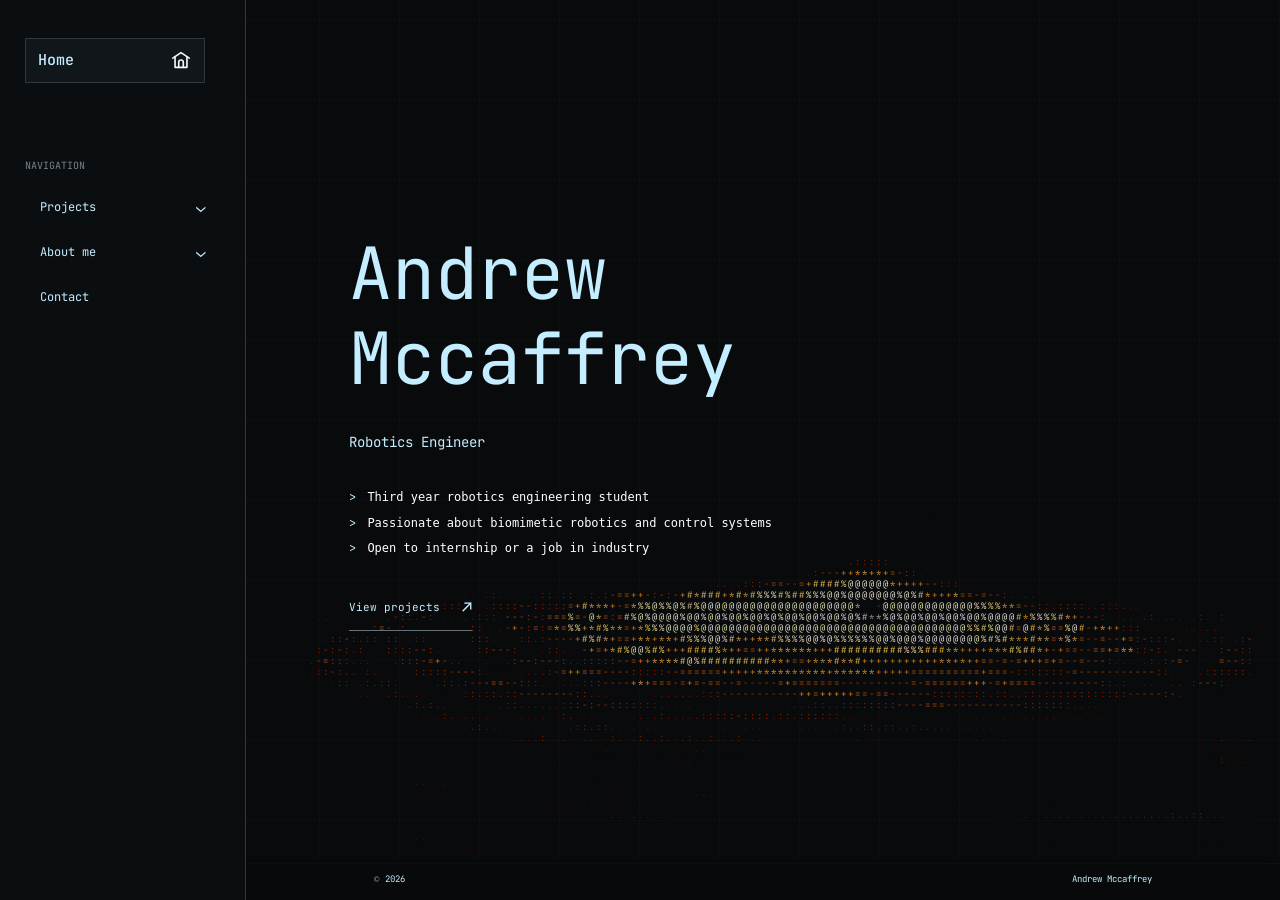
<file: index.html>
<!doctype html>
<html lang="en">
<head>
  <meta charset="utf-8">
  <meta name="viewport" content="width=device-width, initial-scale=1">
  <meta name="theme-color" content="#080a0c">
  <meta name="description" content="Insert info here.">
  <title>Home | Andrew Mccaffrey</title>
  <link rel="icon" type="image/svg+xml" href="assets/projects-icon.svg">
  <link rel="preconnect" href="https://fonts.googleapis.com">
  <link rel="preconnect" href="https://fonts.gstatic.com" crossorigin>
  <link href="https://fonts.googleapis.com/css2?family=JetBrains+Mono:wght@400;500;600&display=swap" rel="stylesheet">
  <link rel="stylesheet" href="styles.css">
  <script src="script.js" defer></script>
</head>
<body class="home-page" data-ascii-gif="assets/black-hole.gif" data-ascii-gif-mobile="assets/black-hole-mobile.gif">
  <canvas class="ascii-background" aria-hidden="true"></canvas>
  <a class="skip-link" href="#main">Skip to content</a>
  <aside class="site-sidebar">
    <a class="wordmark" href="index.html" aria-current="page">Home</a>
    <p class="sidebar-label">Navigation</p>
    <nav class="site-nav" aria-label="Main navigation">
      <div class="nav-disclosure nav-projects">
        <div class="nav-projects-row">
          <a class="nav-link" href="projects.html">Projects</a>
          <button class="submenu-toggle" type="button" aria-expanded="false" aria-controls="project-submenu" data-menu-name="project links" aria-label="Show project links"><span aria-hidden="true">⌄</span></button>
        </div>
        <div class="project-submenu" id="project-submenu" hidden>
          <a href="projects.html#project-1">Project 1</a>
          <a href="projects.html#project-2">QDD Robotic Actuator</a>
          <a href="projects.html#project-3">Biomimetic Robotic Dog</a>
          <a href="projects.html#project-4">Inverse Kinematics Solver</a>
          <a href="projects.html#project-5">Miniature Quadruped</a>
        </div>
      </div>
      <div class="nav-disclosure nav-about">
        <div class="nav-projects-row">
          <a class="nav-link" href="about.html">About me</a>
          <button class="submenu-toggle" type="button" aria-expanded="false" aria-controls="about-submenu" data-menu-name="About me sections" aria-label="Show About me sections"><span aria-hidden="true">⌄</span></button>
        </div>
        <div class="project-submenu about-submenu" id="about-submenu" hidden>
          <a href="about.html#experience">Experience</a>
          <a href="about.html#education">Education</a>
          <a href="about.html#certifications">Certifications</a>
          <a href="about.html#interests">Interests</a>
        </div>
      </div>
      <a class="nav-link" href="contact.html">Contact</a>
    </nav>
  </aside>

  <main class="site-main" id="main">
    <section class="home-section" aria-labelledby="home-title">
      <div class="home-content">
        <h1 id="home-title">Andrew<br>Mccaffrey</h1>
        <p class="home-subtitle">Robotics Engineer</p>
        <ul class="home-bio">
          <li>Third year robotics engineering student</li>
          <li>Passionate about biomimetic robotics and control systems</li>
          <li>Open to internship or a job in industry</li>
        </ul>
        <a class="section-link" href="projects.html">View projects <span aria-hidden="true">↗</span></a>
      </div>
    </section>
    <footer class="site-footer"><span>© <span id="year">2026</span></span><span>Andrew Mccaffrey</span></footer>
  </main>
</body>
</html>
</file>
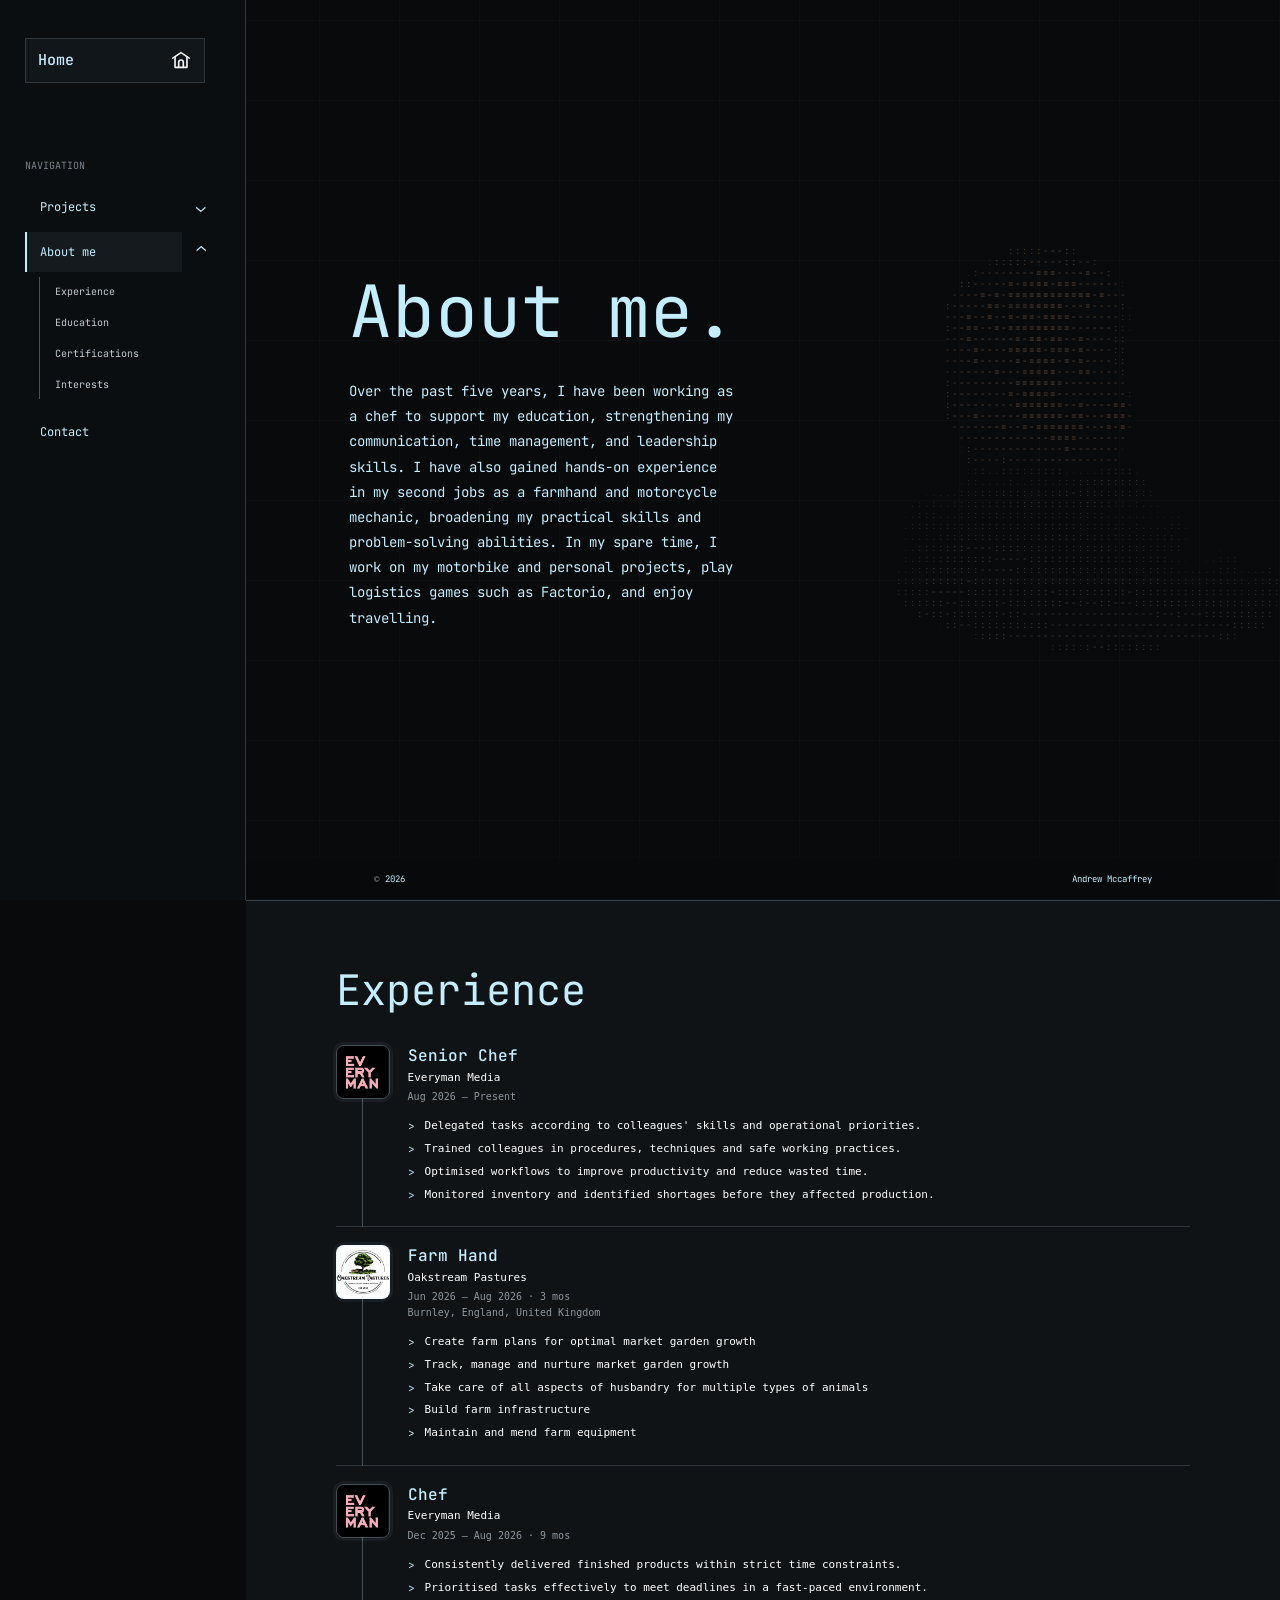
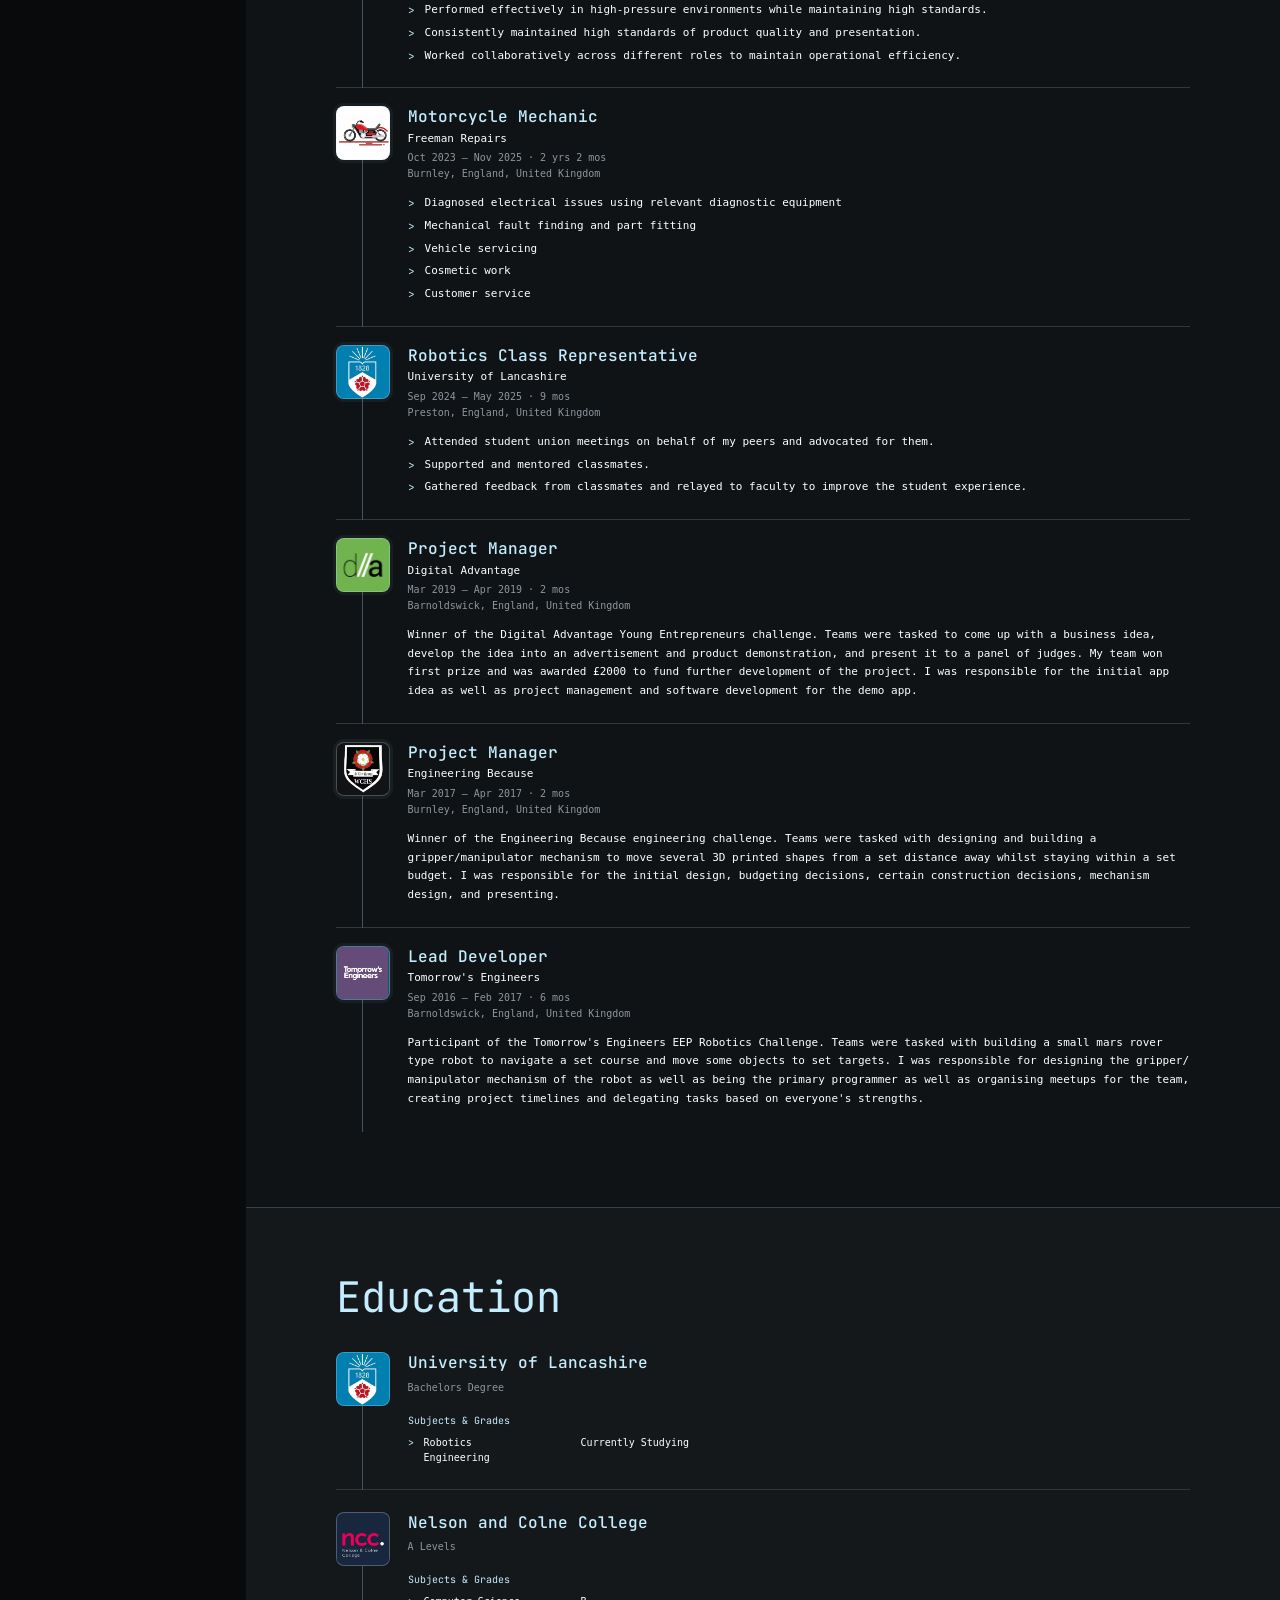
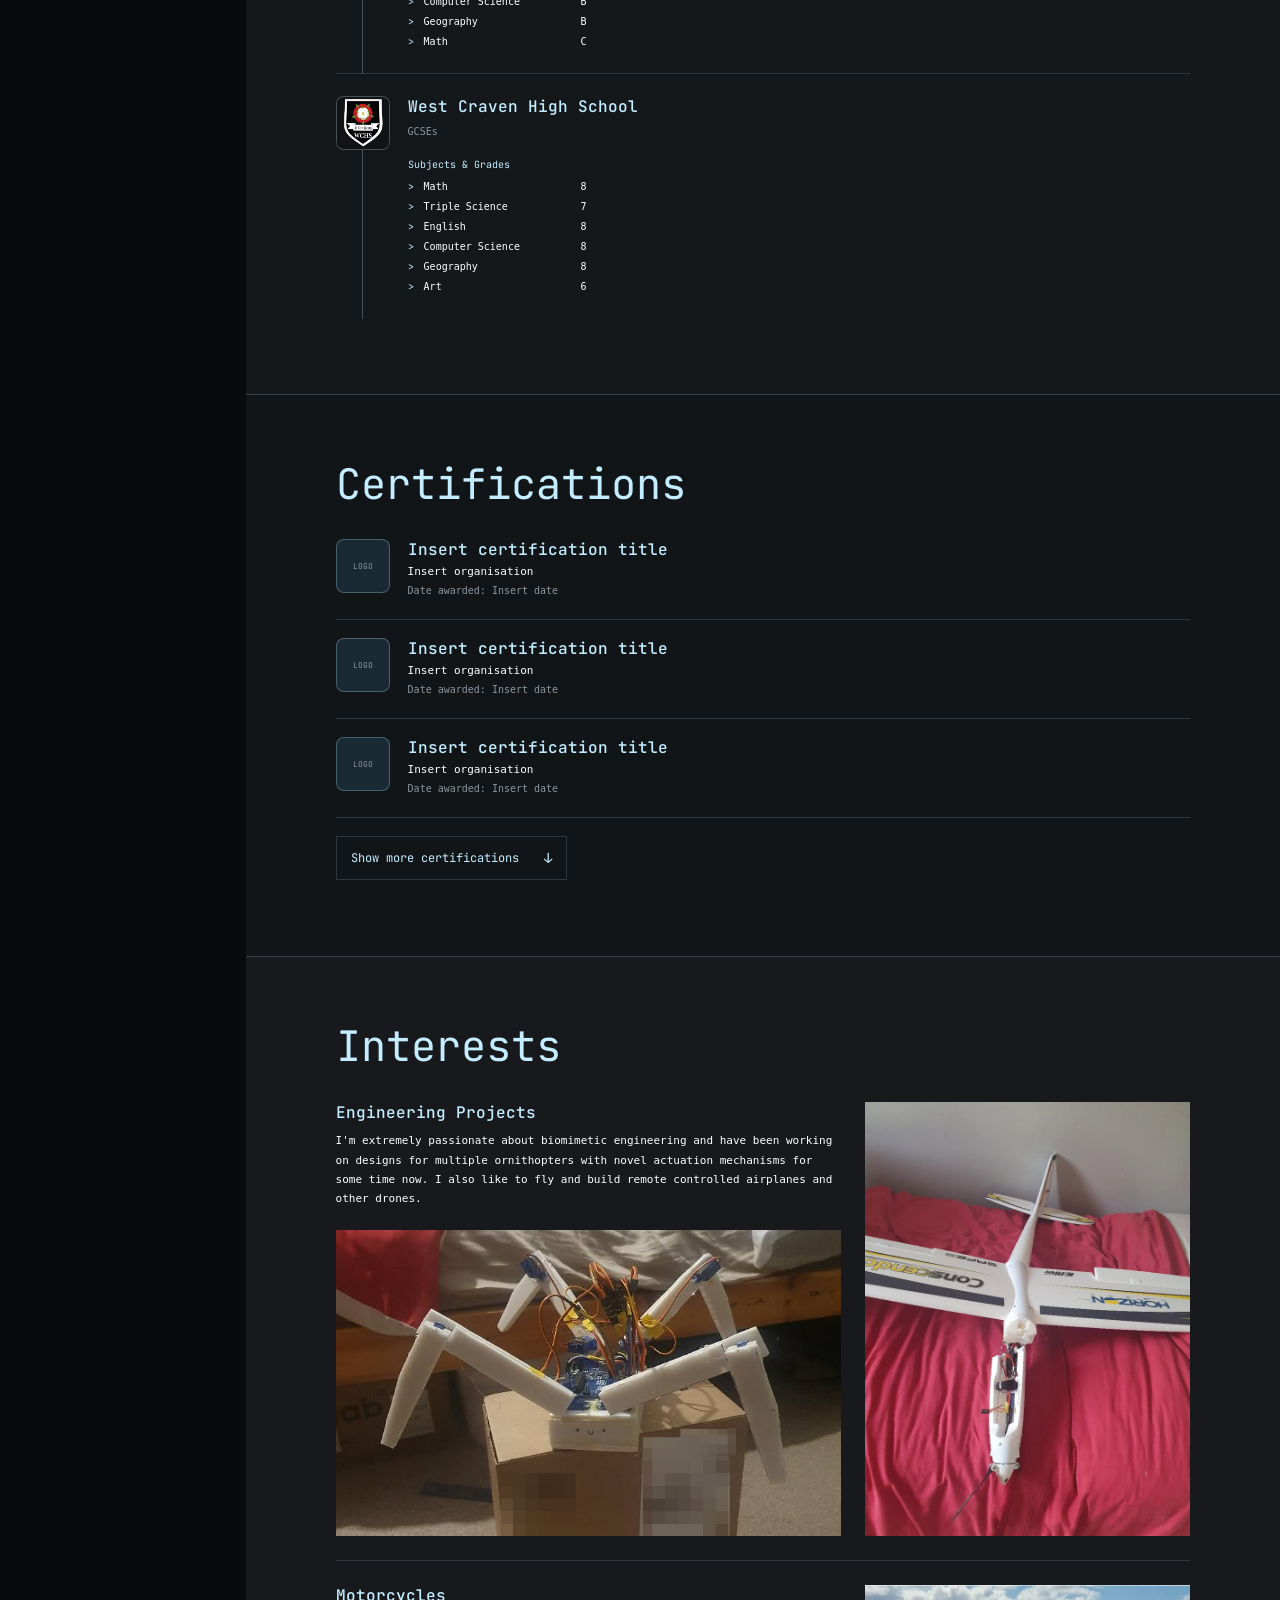
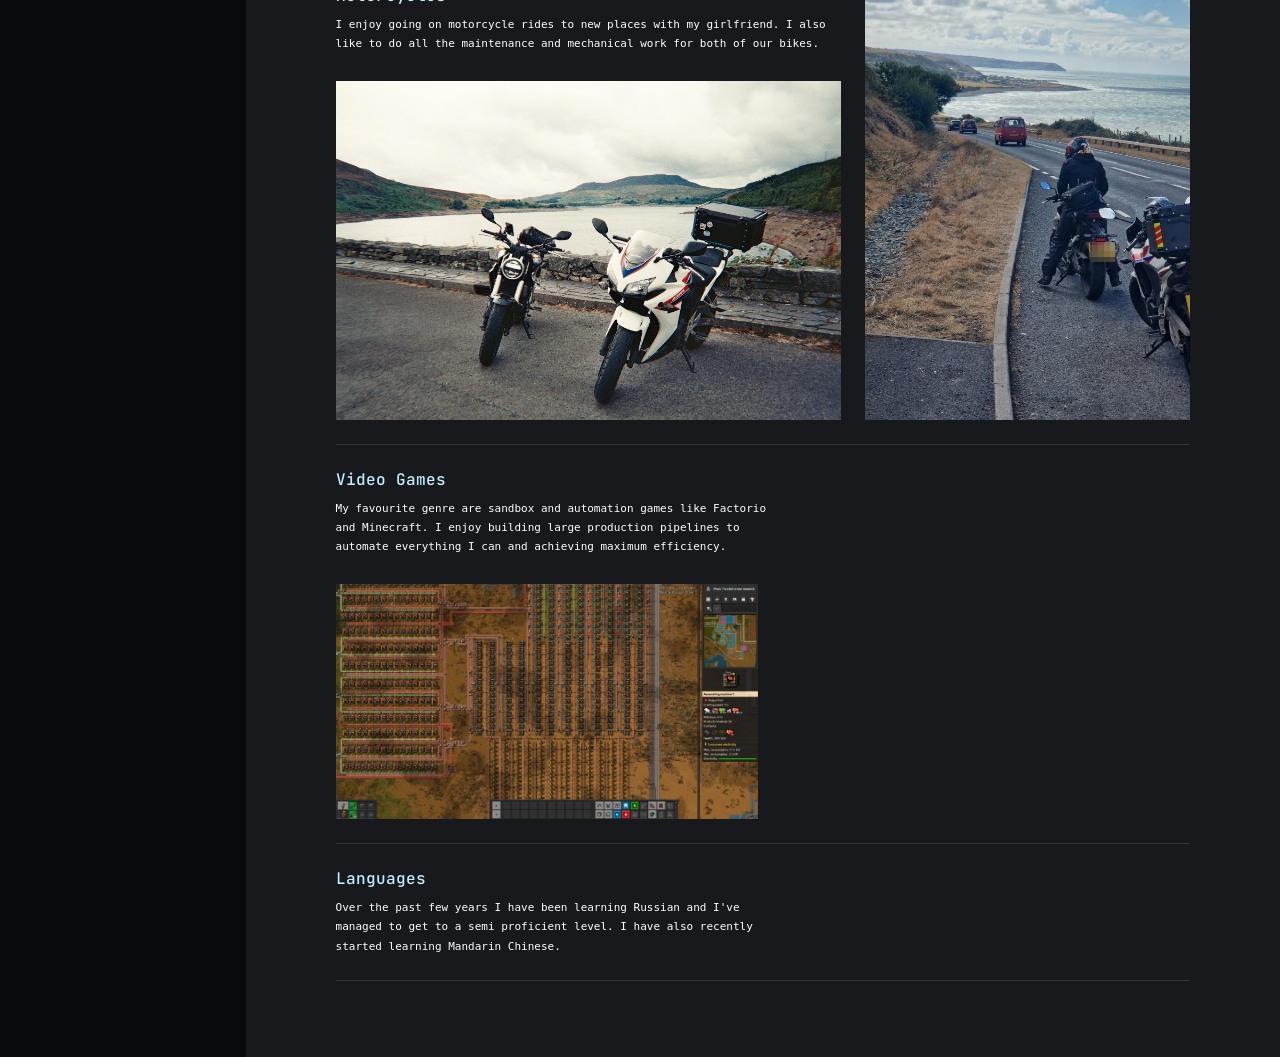
<file: about.html>
<!doctype html>
<html lang="en">
<head>
  <meta charset="utf-8">
  <meta name="viewport" content="width=device-width, initial-scale=1">
  <meta name="theme-color" content="#080a0c">
  <meta name="description" content="Insert info here.">
  <title>About me | Andrew Mccaffrey</title>
  <link rel="icon" type="image/svg+xml" href="assets/projects-icon.svg">
  <link rel="preconnect" href="https://fonts.googleapis.com">
  <link rel="preconnect" href="https://fonts.gstatic.com" crossorigin>
  <link href="https://fonts.googleapis.com/css2?family=JetBrains+Mono:wght@400;500;600&display=swap" rel="stylesheet">
  <link rel="stylesheet" href="styles.css">
  <script src="script.js" defer></script>
</head>
<body data-ascii-gif="assets/spinning portrait.gif" data-ascii-key-background="black" data-ascii-layout="portrait" data-ascii-saturation="1.45">
  <canvas class="ascii-background" aria-hidden="true"></canvas>
  <a class="skip-link" href="#main">Skip to content</a>
  <aside class="site-sidebar">
    <a class="wordmark" href="index.html">Home</a>
    <p class="sidebar-label">Navigation</p>
    <nav class="site-nav" aria-label="Main navigation">
      <div class="nav-disclosure nav-projects">
        <div class="nav-projects-row">
          <a class="nav-link" href="projects.html">Projects</a>
          <button class="submenu-toggle" type="button" aria-expanded="false" aria-controls="project-submenu" data-menu-name="project links" aria-label="Show project links"><span aria-hidden="true">⌄</span></button>
        </div>
        <div class="project-submenu" id="project-submenu" hidden>
          <a href="projects.html#project-1">Project 1</a>
          <a href="projects.html#project-2">QDD Robotic Actuator</a>
          <a href="projects.html#project-3">Biomimetic Robotic Dog</a>
          <a href="projects.html#project-4">Inverse Kinematics Solver</a>
          <a href="projects.html#project-5">Miniature Quadruped</a>
        </div>
      </div>
      <div class="nav-disclosure nav-about">
        <div class="nav-projects-row">
          <a class="nav-link" href="about.html" aria-current="page">About me</a>
          <button class="submenu-toggle" type="button" aria-expanded="false" aria-controls="about-submenu" data-menu-name="About me sections" aria-label="Show About me sections"><span aria-hidden="true">⌄</span></button>
        </div>
        <div class="project-submenu about-submenu" id="about-submenu" hidden>
          <a href="#experience">Experience</a>
          <a href="#education">Education</a>
          <a href="#certifications">Certifications</a>
          <a href="#interests">Interests</a>
        </div>
      </div>
      <a class="nav-link" href="contact.html">Contact</a>
    </nav>
  </aside>
  <main class="site-main" id="main">
    <section class="home-section about-hero" aria-labelledby="about-title">
      <div class="home-content">
        <h1 id="about-title">About me<span class="blue-period">.</span></h1>
        <p class="about-bio">Over the past five years, I have been working as a chef to support my education, strengthening my communication, time management, and leadership skills. I have also gained hands-on experience in my second jobs as a farmhand and motorcycle mechanic, broadening my practical skills and problem-solving abilities. In my spare time, I work on my motorbike and personal projects, play logistics games such as Factorio, and enjoy travelling.</p>
      </div>
    </section>
    <div class="project-stack about-stack" aria-label="About me sections">
      <section class="project-case about-case experience-case" id="experience" aria-labelledby="experience-title">
        <div class="project-case-inner">
          <header class="case-heading"><h2 id="experience-title">Experience</h2></header>
          <ol class="experience-list">
            <li class="experience-item">
              <div class="experience-logo"><img src="assets/everyman.png" alt="Everyman Media logo"></div>
              <div class="experience-entry"><h3>Senior Chef</h3><p class="experience-employer">Everyman Media</p><p class="experience-meta">Aug 2026 – Present</p><ul class="experience-responsibilities"><li>Delegated tasks according to colleagues' skills and operational priorities.</li><li>Trained colleagues in procedures, techniques and safe working practices.</li><li>Optimised workflows to improve productivity and reduce wasted time.</li><li>Monitored inventory and identified shortages before they affected production.</li></ul></div>
            </li>
            <li class="experience-item">
              <div class="experience-logo logo-farm"><img src="assets/farm-hand.png" alt="Oakstream Pastures logo"></div>
              <div class="experience-entry"><h3>Farm Hand</h3><p class="experience-employer">Oakstream Pastures</p><p class="experience-meta">Jun 2026 – Aug 2026 · 3 mos<br>Burnley, England, United Kingdom</p><ul class="experience-responsibilities"><li>Create farm plans for optimal market garden growth</li><li>Track, manage and nurture market garden growth</li><li>Take care of all aspects of husbandry for multiple types of animals</li><li>Build farm infrastructure</li><li>Maintain and mend farm equipment</li></ul></div>
            </li>
            <li class="experience-item">
              <div class="experience-logo"><img src="assets/everyman.png" alt="Everyman Media logo"></div>
              <div class="experience-entry"><h3>Chef</h3><p class="experience-employer">Everyman Media</p><p class="experience-meta">Dec 2025 – Aug 2026 · 9 mos</p><ul class="experience-responsibilities"><li>Consistently delivered finished products within strict time constraints.</li><li>Prioritised tasks effectively to meet deadlines in a fast-paced environment.</li><li>Performed effectively in high-pressure environments while maintaining high standards.</li><li>Consistently maintained high standards of product quality and presentation.</li><li>Worked collaboratively across different roles to maintain operational efficiency.</li></ul></div>
            </li>
            <li class="experience-item">
              <div class="experience-logo logo-motorcycle"><img src="assets/motorcycle-mechanic.png" alt="Freeman Repairs logo"></div>
              <div class="experience-entry"><h3>Motorcycle Mechanic</h3><p class="experience-employer">Freeman Repairs</p><p class="experience-meta">Oct 2023 – Nov 2025 · 2 yrs 2 mos<br>Burnley, England, United Kingdom</p><ul class="experience-responsibilities"><li>Diagnosed electrical issues using relevant diagnostic equipment</li><li>Mechanical fault finding and part fitting</li><li>Vehicle servicing</li><li>Cosmetic work</li><li>Customer service</li></ul></div>
            </li>
            <li class="experience-item">
              <div class="experience-logo logo-university"><img src="assets/robotics-class-rep.png" alt="University of Lancashire logo"></div>
              <div class="experience-entry"><h3>Robotics Class Representative</h3><p class="experience-employer">University of Lancashire</p><p class="experience-meta">Sep 2024 – May 2025 · 9 mos<br>Preston, England, United Kingdom</p><ul class="experience-responsibilities"><li>Attended student union meetings on behalf of my peers and advocated for them.</li><li>Supported and mentored classmates.</li><li>Gathered feedback from classmates and relayed to faculty to improve the student experience.</li></ul></div>
            </li>
            <li class="experience-item">
              <div class="experience-logo logo-digital"><img src="assets/digital-advantage.png" alt="Digital Advantage logo"></div>
              <div class="experience-entry"><h3>Project Manager</h3><p class="experience-employer">Digital Advantage</p><p class="experience-meta">Mar 2019 – Apr 2019 · 2 mos<br>Barnoldswick, England, United Kingdom</p><p class="experience-description">Winner of the Digital Advantage Young Entrepreneurs challenge. Teams were tasked to come up with a business idea, develop the idea into an advertisement and product demonstration, and present it to a panel of judges. My team won first prize and was awarded £2000 to fund further development of the project. I was responsible for the initial app idea as well as project management and software development for the demo app.</p></div>
            </li>
            <li class="experience-item">
              <div class="experience-logo logo-engineering"><img src="assets/engineering-because.png" alt="Engineering Because logo"></div>
              <div class="experience-entry"><h3>Project Manager</h3><p class="experience-employer">Engineering Because</p><p class="experience-meta">Mar 2017 – Apr 2017 · 2 mos<br>Burnley, England, United Kingdom</p><p class="experience-description">Winner of the Engineering Because engineering challenge. Teams were tasked with designing and building a gripper/manipulator mechanism to move several 3D printed shapes from a set distance away whilst staying within a set budget. I was responsible for the initial design, budgeting decisions, certain construction decisions, mechanism design, and presenting.</p></div>
            </li>
            <li class="experience-item">
              <div class="experience-logo logo-tomorrows-engineers"><img src="assets/tomorrows-engineers.png" alt="Tomorrow's Engineers logo"></div>
              <div class="experience-entry"><h3>Lead Developer</h3><p class="experience-employer">Tomorrow's Engineers</p><p class="experience-meta">Sep 2016 – Feb 2017 · 6 mos<br>Barnoldswick, England, United Kingdom</p><p class="experience-description">Participant of the Tomorrow's Engineers EEP Robotics Challenge. Teams were tasked with building a small mars rover type robot to navigate a set course and move some objects to set targets. I was responsible for designing the gripper/ manipulator mechanism of the robot as well as being the primary programmer as well as organising meetups for the team, creating project timelines and delegating tasks based on everyone's strengths.</p></div>
            </li>
          </ol>
        </div>
      </section>
      <section class="project-case about-case education-case" id="education" aria-labelledby="education-title">
        <div class="project-case-inner">
          <header class="case-heading"><h2 id="education-title">Education</h2></header>
          <ol class="education-list">
            <li class="education-item">
              <div class="education-logo logo-university"><img src="assets/robotics-class-rep.png" alt="University of Lancashire logo"></div>
              <div class="education-entry">
                <h3>University of Lancashire</h3>
                <p class="education-level">Bachelors Degree</p>
                <div class="education-subjects">
                  <h4>Subjects &amp; Grades</h4>
                  <ul class="education-grades"><li><span>Robotics Engineering</span><span>Currently Studying</span></li></ul>
                </div>
              </div>
            </li>
            <li class="education-item">
              <div class="education-logo logo-nelson"><img src="assets/nelson-and-colne.png" alt="Nelson and Colne College logo"></div>
              <div class="education-entry">
                <h3>Nelson and Colne College</h3>
                <p class="education-level">A Levels</p>
                <div class="education-subjects">
                  <h4>Subjects &amp; Grades</h4>
                  <ul class="education-grades"><li><span>Computer Science</span><span>B</span></li><li><span>Geography</span><span>B</span></li><li><span>Math</span><span>C</span></li></ul>
                </div>
              </div>
            </li>
            <li class="education-item">
              <div class="education-logo logo-engineering"><img src="assets/engineering-because.png" alt="West Craven High School logo"></div>
              <div class="education-entry">
                <h3>West Craven High School</h3>
                <p class="education-level">GCSEs</p>
                <div class="education-subjects">
                  <h4>Subjects &amp; Grades</h4>
                  <ul class="education-grades"><li><span>Math</span><span>8</span></li><li><span>Triple Science</span><span>7</span></li><li><span>English</span><span>8</span></li><li><span>Computer Science</span><span>8</span></li><li><span>Geography</span><span>8</span></li><li><span>Art</span><span>6</span></li></ul>
                </div>
              </div>
            </li>
          </ol>
        </div>
      </section>
      <section class="project-case about-case certifications-case" id="certifications" aria-labelledby="certifications-title">
        <div class="project-case-inner">
          <header class="case-heading"><h2 id="certifications-title">Certifications</h2></header>
          <ol class="certifications-list">
            <li class="certification-item"><div class="certification-logo" aria-hidden="true">LOGO</div><div class="certification-entry"><h3>Insert certification title</h3><p class="certification-organisation">Insert organisation</p><p class="certification-date">Date awarded: Insert date</p></div></li>
            <li class="certification-item"><div class="certification-logo" aria-hidden="true">LOGO</div><div class="certification-entry"><h3>Insert certification title</h3><p class="certification-organisation">Insert organisation</p><p class="certification-date">Date awarded: Insert date</p></div></li>
            <li class="certification-item"><div class="certification-logo" aria-hidden="true">LOGO</div><div class="certification-entry"><h3>Insert certification title</h3><p class="certification-organisation">Insert organisation</p><p class="certification-date">Date awarded: Insert date</p></div></li>
            <li class="certification-item"><div class="certification-logo" aria-hidden="true">LOGO</div><div class="certification-entry"><h3>Insert certification title</h3><p class="certification-organisation">Insert organisation</p><p class="certification-date">Date awarded: Insert date</p></div></li>
            <li class="certification-item"><div class="certification-logo" aria-hidden="true">LOGO</div><div class="certification-entry"><h3>Insert certification title</h3><p class="certification-organisation">Insert organisation</p><p class="certification-date">Date awarded: Insert date</p></div></li>
            <li class="certification-item"><div class="certification-logo" aria-hidden="true">LOGO</div><div class="certification-entry"><h3>Insert certification title</h3><p class="certification-organisation">Insert organisation</p><p class="certification-date">Date awarded: Insert date</p></div></li>
          </ol>
          <button class="certifications-toggle" type="button" aria-expanded="false" hidden>Show more certifications</button>
        </div>
      </section>
      <section class="project-case about-case interests-case" id="interests" aria-labelledby="interests-title">
        <div class="project-case-inner">
          <header class="case-heading"><h2 id="interests-title">Interests</h2></header>
          <div class="interests-list">
            <article class="interest-entry interest-entry-engineering">
              <div class="interest-copy"><h3>Engineering Projects</h3><p>I'm extremely passionate about biomimetic engineering and have been working on designs for multiple ornithopters with novel actuation mechanisms for some time now. I also like to fly and build remote controlled airplanes and other drones.</p></div>
              <div class="interest-photos" role="group" aria-label="Engineering project photos"><figure class="interest-photo interest-photo-image"><img src="assets/first robot.png" alt="First prototype robot"></figure><figure class="interest-photo interest-photo-image"><img src="assets/crashed plane.jpg" alt="Remote-controlled plane after a crash"></figure></div>
            </article>
            <article class="interest-entry interest-entry-motorcycles">
              <div class="interest-copy"><h3>Motorcycles</h3><p>I enjoy going on motorcycle rides to new places with my girlfriend. I also like to do all the maintenance and mechanical work for both of our bikes.</p></div>
              <div class="interest-photos" role="group" aria-label="Motorcycle photos"><figure class="interest-photo interest-photo-image"><img src="assets/coastal bikes.png" alt="Motorcycle ride along the coast"></figure><figure class="interest-photo interest-photo-image"><img src="assets/bikes photo.jpg" alt="Two motorcycles parked beside a lake"></figure></div>
            </article>
            <article class="interest-entry">
              <div class="interest-copy"><h3>Video Games</h3><p>My favourite genre are sandbox and automation games like Factorio and Minecraft. I enjoy building large production pipelines to automate everything I can and achieving maximum efficiency.</p></div>
              <div class="interest-photos" role="group" aria-label="Video game photo"><figure class="interest-photo interest-photo-image"><img src="assets/Factorio ss.png" alt="Factorio factory screenshot"></figure></div>
            </article>
            <article class="interest-entry">
              <div class="interest-copy"><h3>Languages</h3><p>Over the past few years I have been learning Russian and I've managed to get to a semi proficient level. I have also recently started learning Mandarin Chinese.</p></div>
            </article>
          </div>
        </div>
      </section>
    </div>
    <footer class="site-footer project-footer"><span>© <span id="year">2026</span></span><span>Andrew Mccaffrey</span></footer>
  </main>
</body>
</html>
</file>
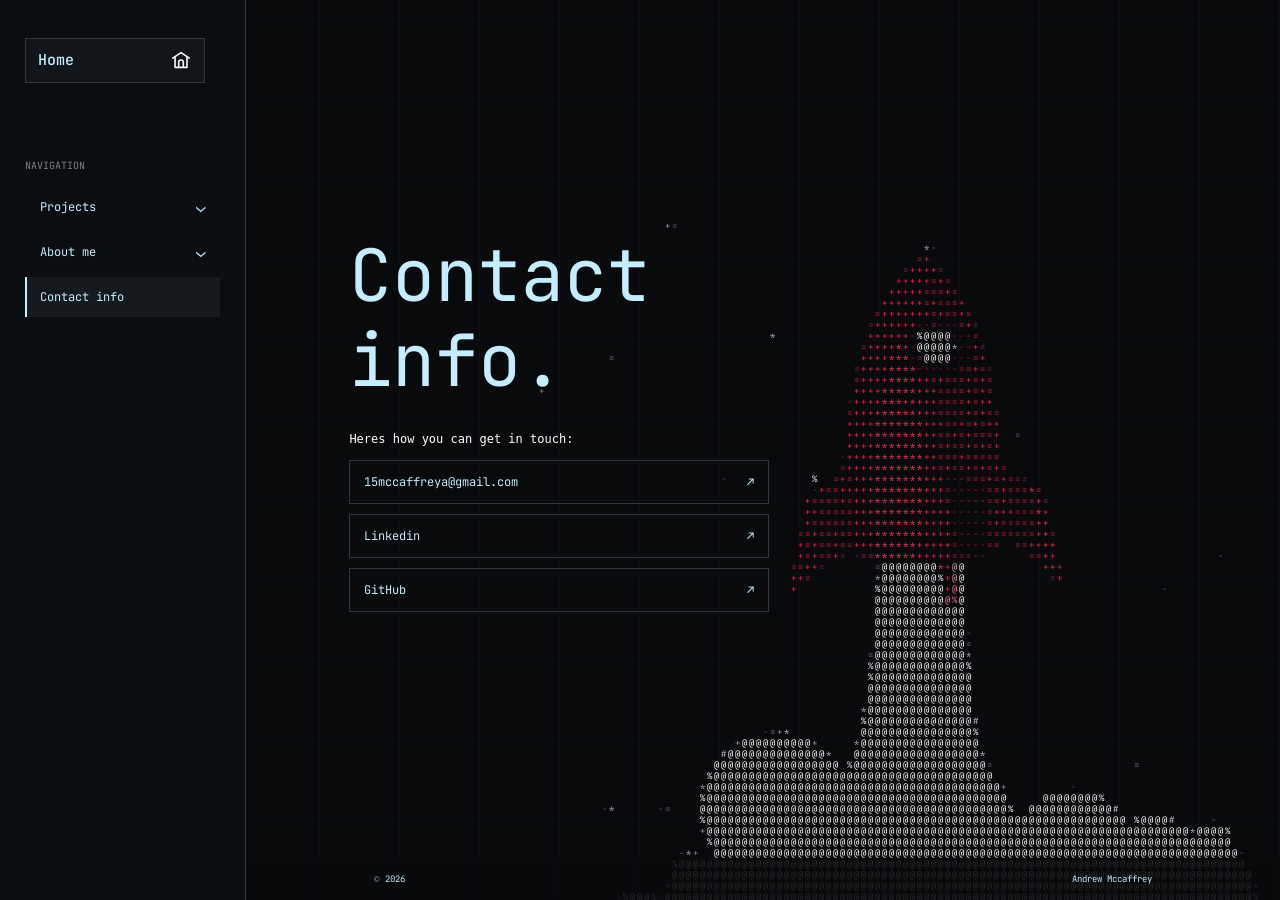
<file: contact.html>
<!doctype html>
<html lang="en">
<head>
  <meta charset="utf-8">
  <meta name="viewport" content="width=device-width, initial-scale=1">
  <meta name="theme-color" content="#080a0c">
  <meta name="description" content="Insert info here.">
  <title>Contact | Andrew Mccaffrey</title>
  <link rel="icon" type="image/svg+xml" href="assets/projects-icon.svg">
  <link rel="preconnect" href="https://fonts.googleapis.com">
  <link rel="preconnect" href="https://fonts.gstatic.com" crossorigin>
  <link href="https://fonts.googleapis.com/css2?family=JetBrains+Mono:wght@400;500;600&display=swap" rel="stylesheet">
  <link rel="stylesheet" href="styles.css">
  <script src="script.js" defer></script>
</head>
<body data-ascii-gif="assets/rocket.gif" data-ascii-key-background="black" data-ascii-effect="rocket">
  <canvas class="ascii-background" aria-hidden="true"></canvas>
  <a class="skip-link" href="#main">Skip to content</a>
  <aside class="site-sidebar">
    <a class="wordmark" href="index.html">Home</a>
    <p class="sidebar-label">Navigation</p>
    <nav class="site-nav" aria-label="Main navigation">
      <div class="nav-disclosure nav-projects">
        <div class="nav-projects-row">
          <a class="nav-link" href="projects.html">Projects</a>
          <button class="submenu-toggle" type="button" aria-expanded="false" aria-controls="project-submenu" data-menu-name="project links" aria-label="Show project links"><span aria-hidden="true">⌄</span></button>
        </div>
        <div class="project-submenu" id="project-submenu" hidden>
          <a href="projects.html#project-1">Project 1</a>
          <a href="projects.html#project-2">QDD Robotic Actuator</a>
          <a href="projects.html#project-3">Biomimetic Robotic Dog</a>
          <a href="projects.html#project-4">Inverse Kinematics Solver</a>
          <a href="projects.html#project-5">Miniature Quadruped</a>
        </div>
      </div>
      <div class="nav-disclosure nav-about">
        <div class="nav-projects-row">
          <a class="nav-link" href="about.html">About me</a>
          <button class="submenu-toggle" type="button" aria-expanded="false" aria-controls="about-submenu" data-menu-name="About me sections" aria-label="Show About me sections"><span aria-hidden="true">⌄</span></button>
        </div>
        <div class="project-submenu about-submenu" id="about-submenu" hidden>
          <a href="about.html#experience">Experience</a>
          <a href="about.html#education">Education</a>
          <a href="about.html#certifications">Certifications</a>
          <a href="about.html#interests">Interests</a>
        </div>
      </div>
      <a class="nav-link" href="contact.html" aria-current="page">Contact info</a>
    </nav>
  </aside>
  <main class="site-main" id="main">
    <section class="content-section contact-section" aria-labelledby="contact-title">
      <div class="contact-layout">
        <h1 id="contact-title">Contact info.</h1>
        <div class="contact-copy">
          <p>Heres how you can get in touch:</p>
          <a class="contact-link" href="mailto:15mccaffreya@gmail.com">15mccaffreya@gmail.com <span aria-hidden="true">↗</span></a>
          <a class="contact-link" href="https://www.linkedin.com/in/andrew-mccaffrey-698918294/">Linkedin <span aria-hidden="true">↗</span></a>
          <a class="contact-link" href="https://github.com/15mccaffreya-blip">GitHub <span aria-hidden="true">↗</span></a>
        </div>
      </div>
      <footer class="site-footer"><span>© <span id="year">2026</span></span><span>Andrew Mccaffrey</span></footer>
    </section>
  </main>
</body>
</html>
</file>
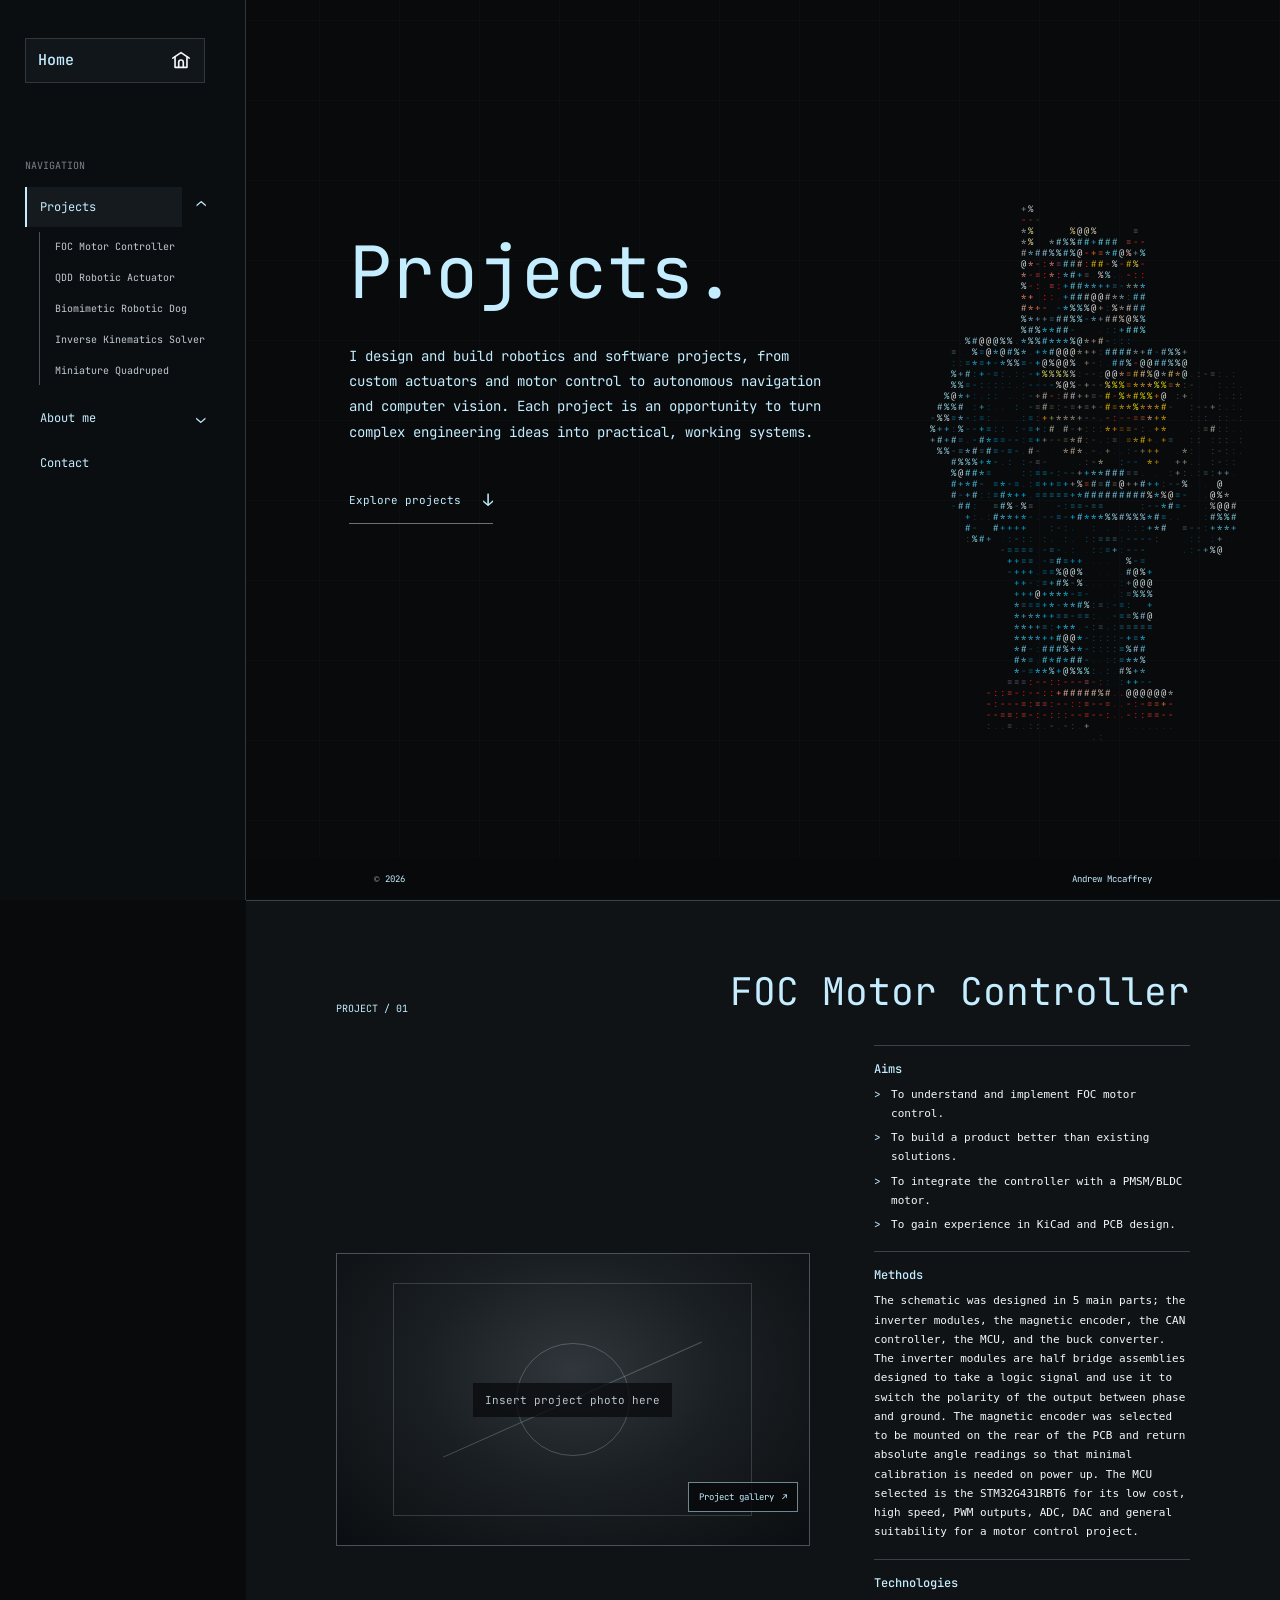
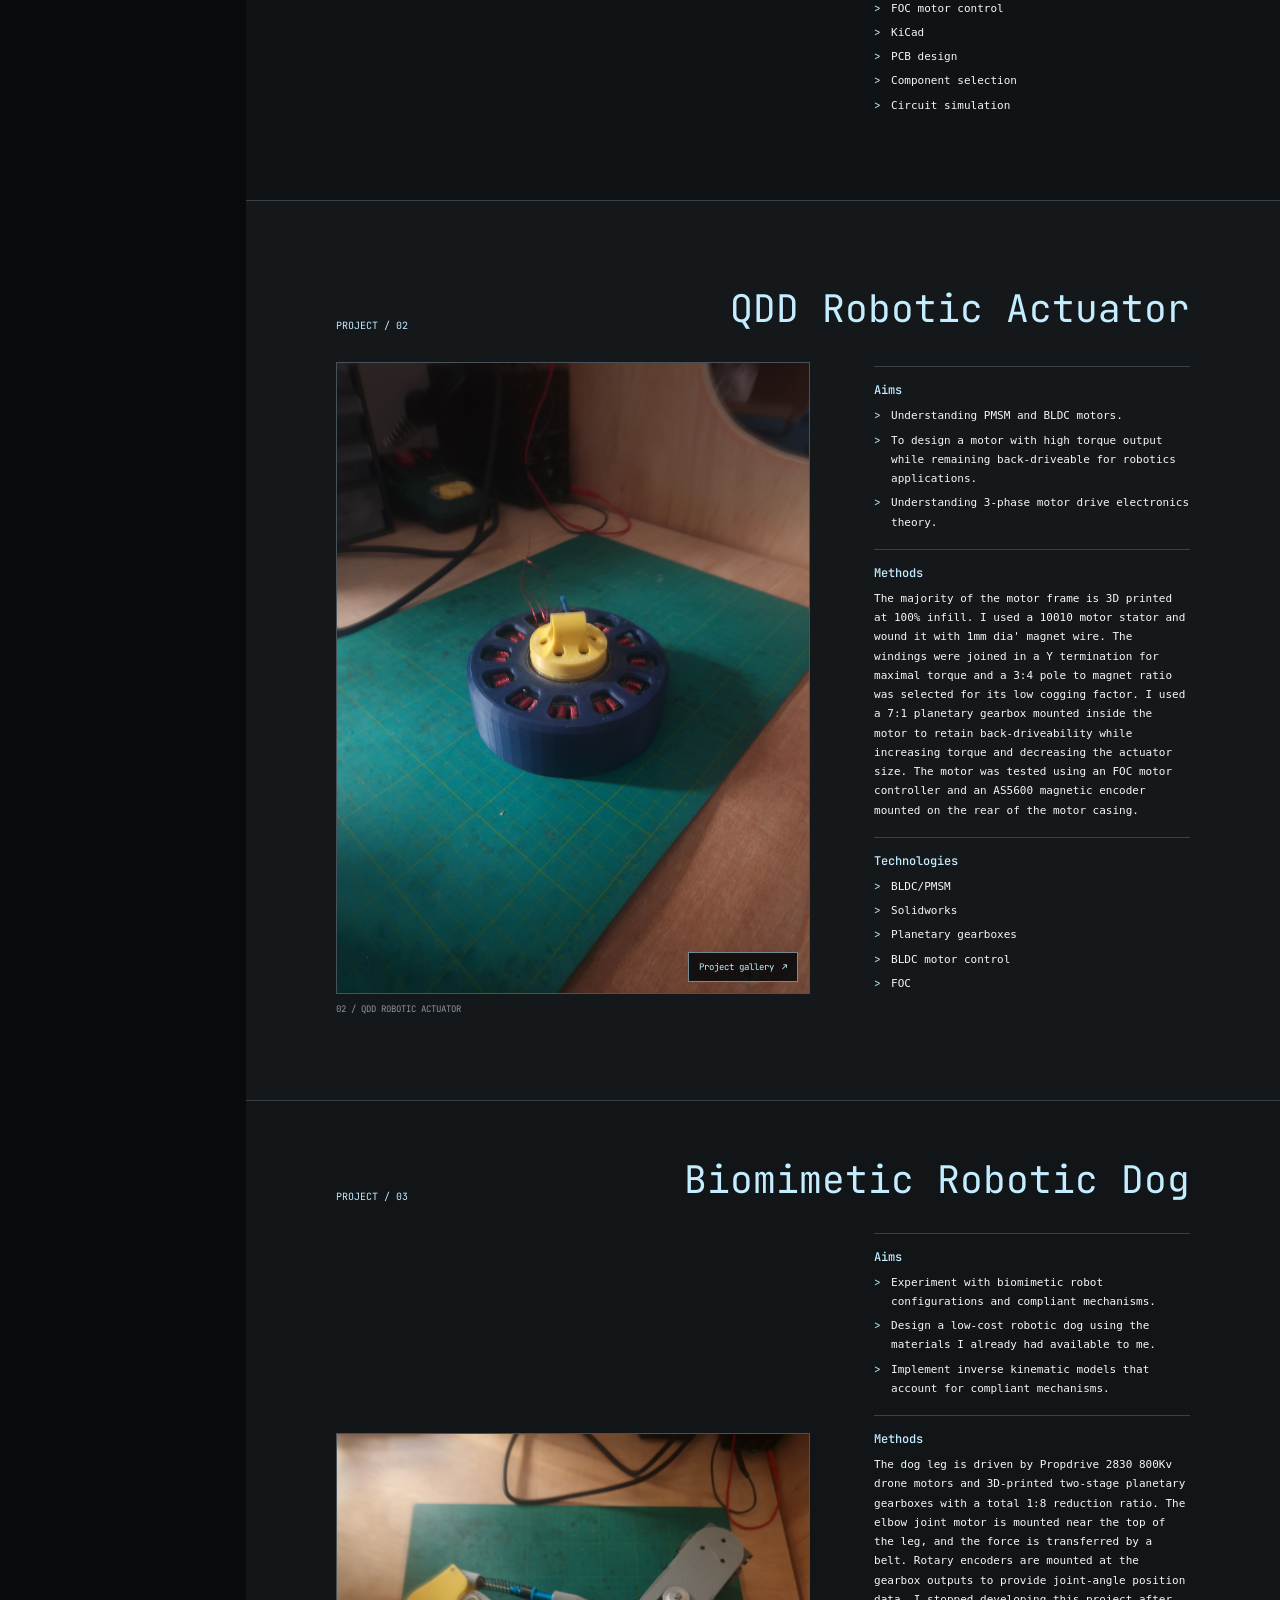
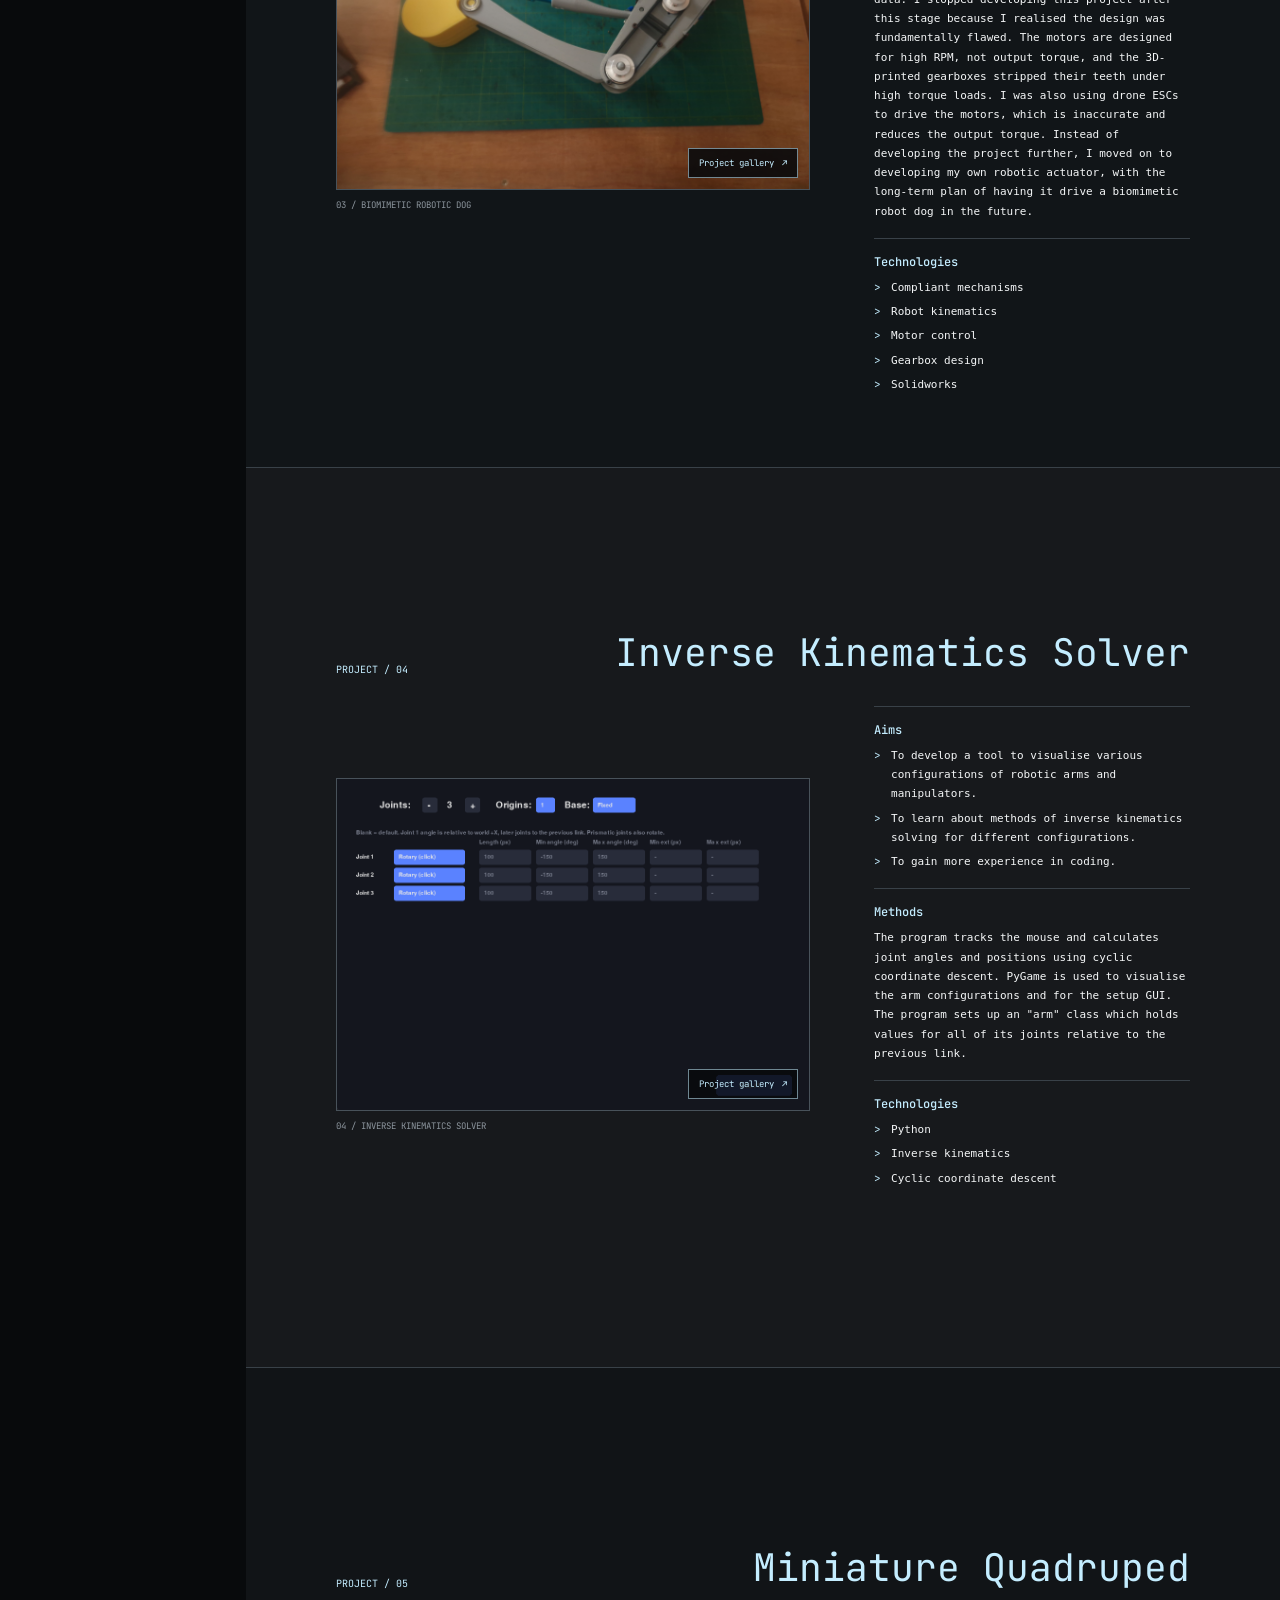
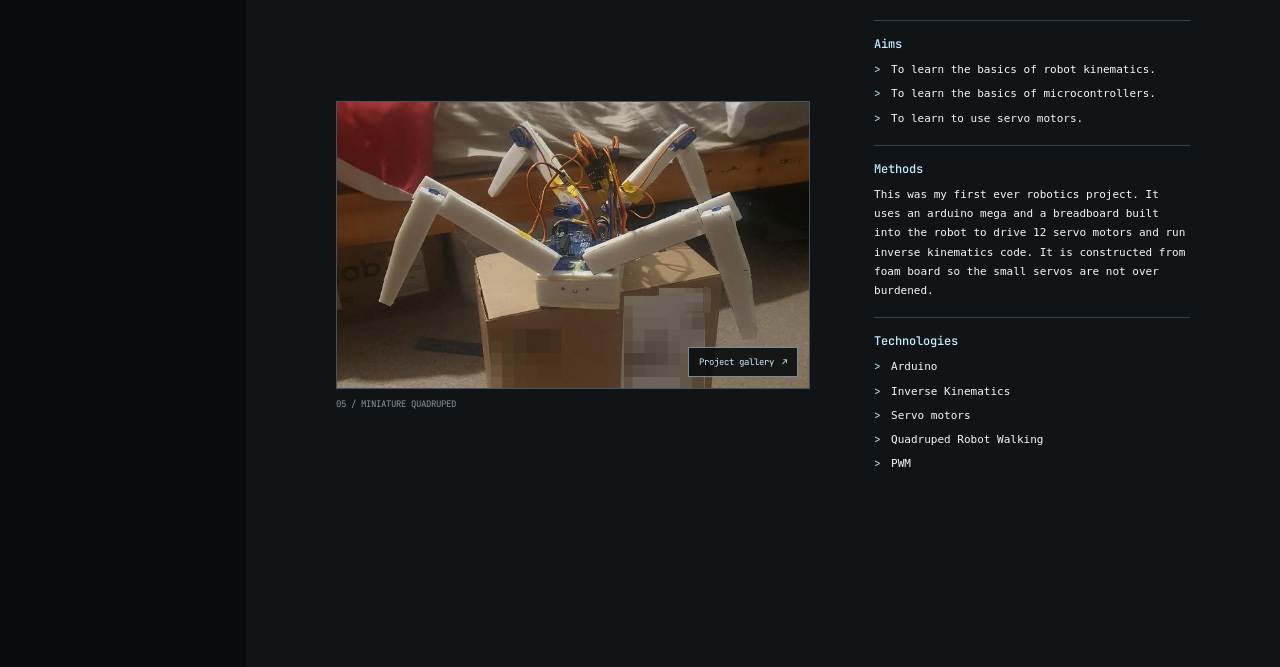
<file: projects.html>
<!doctype html>
<html lang="en">
<head>
  <meta charset="utf-8">
  <meta name="viewport" content="width=device-width, initial-scale=1">
  <meta name="theme-color" content="#080a0c">
  <meta name="description" content="Insert info here.">
  <title>Projects | Andrew Mccaffrey</title>
  <link rel="icon" type="image/svg+xml" href="assets/projects-icon.svg">
  <link rel="preconnect" href="https://fonts.googleapis.com">
  <link rel="preconnect" href="https://fonts.gstatic.com" crossorigin>
  <link href="https://fonts.googleapis.com/css2?family=JetBrains+Mono:wght@400;500;600&display=swap" rel="stylesheet">
  <link rel="stylesheet" href="styles.css">
  <script src="script.js" defer></script>
</head>
<body data-ascii-gif="assets/robot.gif">
  <canvas class="ascii-background" aria-hidden="true"></canvas>
  <a class="skip-link" href="#main">Skip to content</a>
  <aside class="site-sidebar">
    <a class="wordmark" href="index.html">Home</a>
    <p class="sidebar-label">Navigation</p>
    <nav class="site-nav" aria-label="Main navigation">
      <div class="nav-disclosure nav-projects">
        <div class="nav-projects-row">
          <a class="nav-link" href="projects.html" aria-current="page">Projects</a>
          <button class="submenu-toggle" type="button" aria-expanded="false" aria-controls="project-submenu" data-menu-name="project links" aria-label="Show project links"><span aria-hidden="true">⌄</span></button>
        </div>
        <div class="project-submenu" id="project-submenu" hidden>
          <a href="#project-1">FOC Motor Controller</a>
          <a href="#project-2">QDD Robotic Actuator</a>
          <a href="#project-3">Biomimetic Robotic Dog</a>
          <a href="#project-4">Inverse Kinematics Solver</a>
          <a href="#project-5">Miniature Quadruped</a>
        </div>
      </div>
      <div class="nav-disclosure nav-about">
        <div class="nav-projects-row">
          <a class="nav-link" href="about.html">About me</a>
          <button class="submenu-toggle" type="button" aria-expanded="false" aria-controls="about-submenu" data-menu-name="About me sections" aria-label="Show About me sections"><span aria-hidden="true">⌄</span></button>
        </div>
        <div class="project-submenu about-submenu" id="about-submenu" hidden>
          <a href="about.html#experience">Experience</a>
          <a href="about.html#education">Education</a>
          <a href="about.html#certifications">Certifications</a>
          <a href="about.html#interests">Interests</a>
        </div>
      </div>
      <a class="nav-link" href="contact.html">Contact</a>
    </nav>
  </aside>
  <main class="site-main" id="main">
    <section class="home-section projects-hero" aria-labelledby="projects-title">
      <div class="home-content">
        <h1 id="projects-title">Projects<span class="blue-period">.</span></h1>
        <p class="home-subtitle">I design and build robotics and software projects, from custom actuators and motor control to autonomous navigation and computer vision. Each project is an opportunity to turn complex engineering ideas into practical, working systems.</p>
        <a class="section-link" href="#project-1">Explore projects <span aria-hidden="true">↓</span></a>
      </div>
    </section>
    <div class="project-stack" aria-label="Project case studies">
        <article class="project-case" id="project-1" tabindex="-1">
          <div class="project-case-inner">
            <header class="case-heading"><p class="project-label">Project / 01</p><h2>FOC Motor Controller</h2></header>
            <div class="case-layout">
              <figure class="case-photo"><button class="case-photo-trigger" type="button" data-project-gallery-trigger aria-label="Open Project 1 photo gallery"><div class="case-photo-surface" data-parallax-layer role="img" aria-label="Project 1 photo placeholder"><span>Insert project photo here</span><i aria-hidden="true"></i></div><span class="case-photo-trigger-label">Project gallery <span aria-hidden="true">↗</span></span></button><div class="case-photo-gallery-items" hidden></div><figcaption>01 / FOC Motor Controller</figcaption></figure>
              <div class="case-details"><section class="case-detail"><h3>Aims</h3><ul class="case-bullets"><li>To understand and implement FOC motor control.</li><li>To build a product better than existing solutions.</li><li>To integrate the controller with a PMSM/BLDC motor.</li><li>To gain experience in KiCad and PCB design.</li></ul></section><section class="case-detail"><h3>Methods</h3><p>The schematic was designed in 5 main parts; the inverter modules, the magnetic encoder, the CAN controller, the MCU, and the buck converter. The inverter modules are half bridge assemblies designed to take a logic signal and use it to switch the polarity of the output between phase and ground. The magnetic encoder was selected to be mounted on the rear of the PCB and return absolute angle readings so that minimal calibration is needed on power up. The MCU selected is the STM32G431RBT6 for its low cost, high speed, PWM outputs, ADC, DAC and general suitability for a motor control project.</p></section><section class="case-detail"><h3>Technologies</h3><ul class="case-bullets"><li>FOC motor control</li><li>KiCad</li><li>PCB design</li><li>Component selection</li><li>Circuit simulation</li></ul></section></div>
            </div>
          </div>
        </article>
        <article class="project-case" id="project-2" tabindex="-1">
          <div class="project-case-inner">
            <header class="case-heading"><p class="project-label">Project / 02</p><h2>QDD Robotic Actuator</h2></header>
            <div class="case-layout">
              <figure class="case-photo"><button class="case-photo-trigger" type="button" data-project-gallery-trigger aria-label="Open QDD Robotic Actuator photo gallery"><div class="case-photo-surface project-photo-cover"><img class="project-photo-cover-image" src="assets/Actuator whole.jpg" alt="Complete QDD robotic actuator"></div><span class="case-photo-trigger-label">Project gallery <span aria-hidden="true">↗</span></span></button><div class="case-photo-gallery-items" hidden><img src="assets/Actuator whole.jpg" alt="Complete QDD robotic actuator"><img src="assets/Actuator rotor.jpg" alt="Rotor of the QDD robotic actuator"><img src="assets/Actuator internal.jpg" alt="Internal components of the QDD robotic actuator"></div><figcaption>02 / QDD Robotic Actuator</figcaption></figure>
              <div class="case-details"><section class="case-detail"><h3>Aims</h3><ul class="case-bullets"><li>Understanding PMSM and BLDC motors.</li><li>To design a motor with high torque output while remaining back-driveable for robotics applications.</li><li>Understanding 3-phase motor drive electronics theory.</li></ul></section><section class="case-detail"><h3>Methods</h3><p>The majority of the motor frame is 3D printed at 100% infill. I used a 10010 motor stator and wound it with 1mm dia' magnet wire. The windings were joined in a Y termination for maximal torque and a 3:4 pole to magnet ratio was selected for its low cogging factor. I used a 7:1 planetary gearbox mounted inside the motor to retain back-driveability while increasing torque and decreasing the actuator size. The motor was tested using an FOC motor controller and an AS5600 magnetic encoder mounted on the rear of the motor casing.</p></section><section class="case-detail"><h3>Technologies</h3><ul class="case-bullets"><li>BLDC/PMSM</li><li>Solidworks</li><li>Planetary gearboxes</li><li>BLDC motor control</li><li>FOC</li></ul></section></div>
            </div>
          </div>
        </article>
        <article class="project-case" id="project-3" tabindex="-1">
          <div class="project-case-inner">
            <header class="case-heading"><p class="project-label">Project / 03</p><h2>Biomimetic Robotic Dog</h2></header>
            <div class="case-layout">
              <figure class="case-photo"><button class="case-photo-trigger" type="button" data-project-gallery-trigger aria-label="Open Biomimetic Robotic Dog photo gallery"><div class="case-photo-surface project-photo-cover"><img class="project-photo-cover-image" src="assets/dog leg belt.jpg" alt="Belt-driven linkage in the robotic dog leg"></div><span class="case-photo-trigger-label">Project gallery <span aria-hidden="true">↗</span></span></button><div class="case-photo-gallery-items" hidden><img src="assets/dog leg belt.jpg" alt="Belt-driven linkage in the robotic dog leg"><img src="assets/dog leg motors.jpg" alt="Motors and linkages in the robotic dog leg"></div><figcaption>03 / Biomimetic Robotic Dog</figcaption></figure>
              <div class="case-details"><section class="case-detail"><h3>Aims</h3><ul class="case-bullets"><li>Experiment with biomimetic robot configurations and compliant mechanisms.</li><li>Design a low-cost robotic dog using the materials I already had available to me.</li><li>Implement inverse kinematic models that account for compliant mechanisms.</li></ul></section><section class="case-detail"><h3>Methods</h3><p>The dog leg is driven by Propdrive 2830 800Kv drone motors and 3D-printed two-stage planetary gearboxes with a total 1:8 reduction ratio. The elbow joint motor is mounted near the top of the leg, and the force is transferred by a belt. Rotary encoders are mounted at the gearbox outputs to provide joint-angle position data. I stopped developing this project after this stage because I realised the design was fundamentally flawed. The motors are designed for high RPM, not output torque, and the 3D-printed gearboxes stripped their teeth under high torque loads. I was also using drone ESCs to drive the motors, which is inaccurate and reduces the output torque. Instead of developing the project further, I moved on to developing my own robotic actuator, with the long-term plan of having it drive a biomimetic robot dog in the future.</p></section><section class="case-detail"><h3>Technologies</h3><ul class="case-bullets"><li>Compliant mechanisms</li><li>Robot kinematics</li><li>Motor control</li><li>Gearbox design</li><li>Solidworks</li></ul></section></div>
            </div>
          </div>
        </article>
        <article class="project-case" id="project-4" tabindex="-1">
          <div class="project-case-inner">
            <header class="case-heading"><p class="project-label">Project / 04</p><h2>Inverse Kinematics Solver</h2></header>
            <div class="case-layout">
              <figure class="case-photo"><button class="case-photo-trigger" type="button" data-project-gallery-trigger aria-label="Open Inverse Kinematics Solver photo gallery"><div class="case-photo-surface project-photo-cover"><img class="project-photo-cover-image" src="assets/IK solver menu.png" alt="Inverse kinematics solver setup screen"></div><span class="case-photo-trigger-label">Project gallery <span aria-hidden="true">↗</span></span></button><div class="case-photo-gallery-items" hidden><img src="assets/IK solver menu.png" alt="Inverse kinematics solver setup screen"><img src="assets/IK parallel config.png" alt="Parallel configuration solved by the inverse kinematics tool"><img src="assets/IK 3 joint config.png" alt="Three-joint configuration solved by the inverse kinematics tool"><img src="assets/IK stuart platform.png" alt="Stewart platform inverse kinematics configuration"></div><figcaption>04 / Inverse Kinematics Solver</figcaption></figure>
              <div class="case-details"><section class="case-detail"><h3>Aims</h3><ul class="case-bullets"><li>To develop a tool to visualise various configurations of robotic arms and manipulators.</li><li>To learn about methods of inverse kinematics solving for different configurations.</li><li>To gain more experience in coding.</li></ul></section><section class="case-detail"><h3>Methods</h3><p>The program tracks the mouse and calculates joint angles and positions using cyclic coordinate descent. PyGame is used to visualise the arm configurations and for the setup GUI. The program sets up an "arm" class which holds values for all of its joints relative to the previous link.</p></section><section class="case-detail"><h3>Technologies</h3><ul class="case-bullets"><li>Python</li><li>Inverse kinematics</li><li>Cyclic coordinate descent</li></ul></section></div>
            </div>
          </div>
        </article>
        <article class="project-case" id="project-5" tabindex="-1">
          <div class="project-case-inner">
            <header class="case-heading"><p class="project-label">Project / 05</p><h2>Miniature Quadruped</h2></header>
            <div class="case-layout">
              <figure class="case-photo"><button class="case-photo-trigger" type="button" data-project-gallery-trigger aria-label="Open Miniature Quadruped photo gallery"><div class="case-photo-surface project-photo-cover"><img class="project-photo-cover-image" src="assets/first robot.png" alt="First miniature quadruped robot prototype"></div><span class="case-photo-trigger-label">Project gallery <span aria-hidden="true">↗</span></span></button><div class="case-photo-gallery-items" hidden><img src="assets/first robot.png" alt="First miniature quadruped robot prototype"><img src="assets/first robot side.png" alt="Side view of the first miniature quadruped robot"><img src="assets/first robot wiring.jpg" alt="Wiring and Arduino electronics inside the miniature quadruped robot"></div><figcaption>05 / Miniature Quadruped</figcaption></figure>
              <div class="case-details"><section class="case-detail"><h3>Aims</h3><ul class="case-bullets"><li>To learn the basics of robot kinematics.</li><li>To learn the basics of microcontrollers.</li><li>To learn to use servo motors.</li></ul></section><section class="case-detail"><h3>Methods</h3><p>This was my first ever robotics project. It uses an arduino mega and a breadboard built into the robot to drive 12 servo motors and run inverse kinematics code. It is constructed from foam board so the small servos are not over burdened.</p></section><section class="case-detail"><h3>Technologies</h3><ul class="case-bullets"><li>Arduino</li><li>Inverse Kinematics</li><li>Servo motors</li><li>Quadruped Robot Walking</li><li>PWM</li></ul></section></div>
            </div>
          </div>
        </article>
    </div>
    <dialog class="project-gallery" aria-labelledby="project-gallery-title">
      <div class="project-gallery-inner">
        <header class="project-gallery-header"><h2 id="project-gallery-title">Project gallery</h2><button class="project-gallery-close" type="button" aria-label="Close gallery">×</button></header>
        <div class="project-gallery-viewer"><button class="project-gallery-arrow" type="button" data-gallery-previous aria-label="Previous photo">←</button><div class="project-gallery-stage" data-gallery-stage></div><button class="project-gallery-arrow" type="button" data-gallery-next aria-label="Next photo">→</button></div>
        <p class="project-gallery-count" data-gallery-count aria-live="polite"></p>
        <div class="project-gallery-thumbnails" data-gallery-thumbnails aria-label="Project photos"></div>
      </div>
    </dialog>
    <footer class="site-footer project-footer"><span>© <span id="year">2026</span></span><span>Andrew Mccaffrey</span></footer>
  </main>
</body>
</html>
</file>
<file: styles.css>
:root {
  color-scheme: dark;
  --paper: #080a0c;
  --ink: #f5f7f8;
  --muted: #8d969e;
  --line: #30373d;
  --coral: #b9e8ff;
  --blue: #4169e1;
  --serif: 'Iowan Old Style', 'Palatino Linotype', 'Book Antiqua', Georgia, serif;
  --sans: 'Avenir Next', 'Trebuchet MS', 'Segoe UI', sans-serif;
  --mono: 'Cascadia Code', Consolas, 'Courier New', monospace;
  --jetbrains: 'JetBrains Mono', 'Cascadia Code', Consolas, monospace;
  --dejavu: 'DejaVu Sans Mono', 'Liberation Mono', Consolas, monospace;
  --ice: #c4edff;
  --grid-line: rgb(196 237 255 / 5%);
}

* { box-sizing: border-box; }
html { scroll-behavior: smooth; }
body { margin: 0; background: var(--paper); color: var(--ink); font-family: var(--sans); -webkit-font-smoothing: antialiased; }
body::before { position: fixed; z-index: 0; inset: 0; content: ''; pointer-events: none; background-image: repeating-linear-gradient(0deg, transparent 0 79px, var(--grid-line) 80px), repeating-linear-gradient(90deg, transparent 0 79px, var(--grid-line) 80px); }
a { color: inherit; }
.ascii-background { position: fixed; z-index: 0; inset: 0; width: 100%; height: 100%; opacity: .88; pointer-events: none; transform: translateZ(0); backface-visibility: hidden; }
body[data-ascii-key-background="black"] .ascii-background { opacity: 1; }
body[data-ascii-layout="portrait"] .ascii-background { opacity: .78; }
.skip-link { position: absolute; z-index: 20; top: 8px; left: 8px; transform: translateY(-150%); padding: 12px 16px; background: var(--lime); color: var(--ink); }
.skip-link:focus { transform: translateY(0); }
.site-header { height: 78px; padding: 0 7.1%; display: flex; align-items: center; justify-content: space-between; border-bottom: 1px solid var(--line); }
.wordmark { font-family: var(--serif); font-size: 28px; font-weight: 600; letter-spacing: 0; text-decoration: none; }
.wordmark span, .period { color: var(--coral); }
.site-nav { display: flex; align-items: center; gap: 38px; font-size: 13px; }
.site-nav a { text-decoration: none; }
.site-nav a:hover, .contact-bottom a:hover { color: var(--coral); }
.nav-contact { padding: 11px 15px; border: 1px solid var(--ink); }
.nav-contact span { margin-left: 9px; }
.menu-toggle { display: none; }
.intro { min-height: 640px; padding: 74px 11.3% 20px; display: grid; grid-template-columns: 1fr 0.84fr; column-gap: 5.8%; align-items: center; position: relative; }
.intro-copy { z-index: 2; padding: 0 0 40px; }
.eyebrow { margin: 0 0 22px; color: var(--muted); font: 11px/1.5 var(--mono); letter-spacing: 0; text-transform: uppercase; }
.availability-dot { display: inline-block; width: 8px; height: 8px; margin-right: 8px; border-radius: 50%; background: #85a33f; vertical-align: 1px; }
h1, h2, h3, p { margin-top: 0; }
.intro h1 { margin: 0; font: 500 clamp(60px, 7.15vw, 104px)/0.99 var(--serif); letter-spacing: 0; }
.intro h1 span { color: var(--coral); font-style: italic; }
.intro-summary { max-width: 370px; margin: 25px 0 22px; color: #4d544e; font-size: 15px; line-height: 1.75; }
.text-link { display: inline-flex; align-items: center; gap: 18px; padding-bottom: 5px; border-bottom: 1px solid var(--ink); font-size: 13px; text-decoration: none; }
.text-link span { color: var(--coral); font-size: 17px; }
.intro-art { width: 100%; max-width: 420px; aspect-ratio: 0.92; justify-self: end; position: relative; overflow: hidden; background: #dce6cc; }
.art-sun { position: absolute; width: 36%; aspect-ratio: 1; top: 9%; right: 10%; border-radius: 50%; background: #f2c54d; }
.art-arch { position: absolute; width: 73%; height: 79%; top: 19%; left: 14%; border-radius: 48% 48% 0 0; background: #ee8064; }
.art-face { position: absolute; width: 36%; height: 47%; top: 27%; left: 34%; border-radius: 47% 45% 44% 48%; transform: rotate(-4deg); background: #b86547; }
.art-hair { position: absolute; width: 40%; height: 41%; top: 22%; left: 31%; border-radius: 49% 52% 12% 12%; transform: rotate(3deg); background: #273a34; clip-path: polygon(0 0, 100% 0, 93% 68%, 79% 46%, 66% 60%, 53% 45%, 36% 64%, 19% 47%, 9% 82%); }
.art-neck { position: absolute; width: 15%; height: 22%; top: 63%; left: 45%; background: #b86547; }
.art-shirt { position: absolute; width: 61%; height: 25%; left: 21%; bottom: -5%; border-radius: 50% 50% 0 0; background: #4169e1; }
.art-caption { position: absolute; z-index: 2; left: 7%; bottom: 5%; margin: 0; font: 12px/1.5 var(--mono); color: var(--paper); }
.art-number { position: absolute; z-index: 2; right: 7%; top: 5%; color: var(--ink); font: 10px var(--mono); }
.intro-meta { grid-column: 1 / -1; align-self: end; display: flex; justify-content: space-between; padding: 16px 0; border-top: 1px solid var(--line); color: var(--muted); font: 10px var(--mono); text-transform: uppercase; }
.section-wrap { padding-left: 11.3%; padding-right: 11.3%; }
.work { padding-top: 112px; padding-bottom: 118px; }
.section-heading { display: flex; justify-content: space-between; align-items: end; margin-bottom: 39px; }
.section-heading .eyebrow { margin-bottom: 13px; }
.section-heading h2, .contact h2 { margin: 0; font: 500 52px/1.1 var(--serif); letter-spacing: 0; }
.section-note { max-width: 275px; margin: 0 0 4px; color: var(--muted); font-size: 13px; line-height: 1.7; }
.project-grid { display: grid; grid-template-columns: 1fr 1fr; gap: 53px 24px; }
.project-wide { grid-column: 1 / -1; }
.project-art { position: relative; min-height: 330px; overflow: hidden; }
.project-wide .project-art { min-height: 445px; }
.about { background: #dce7ce; }
.about-inner { padding: 91px 11.3% 29px; }
.about-inner > .eyebrow { margin-bottom: 27px; }
.about-copy { display: grid; grid-template-columns: 1.5fr .7fr; gap: 10%; align-items: end; }
.about-copy h2 { max-width: 700px; margin: 0; font: 500 clamp(36px, 5vw, 65px)/1.13 var(--serif); }
.about-copy h2 span { color: #54734f; font-style: italic; }
.about-detail p { color: #475047; font-size: 12px; line-height: 1.8; }
.about-detail .text-link { margin-top: 5px; }
.about-bottom { display: flex; justify-content: space-between; margin-top: 76px; padding: 15px 0; border-top: 1px solid #bdcbb0; font: 9px var(--mono); text-transform: uppercase; }
.contact { padding-top: 104px; padding-bottom: 26px; }
.contact .eyebrow { margin-bottom: 18px; }
.contact-row { display: flex; justify-content: space-between; align-items: end; padding-bottom: 54px; }
.contact h2 { font-size: clamp(47px, 6.2vw, 82px); }
.contact h2 span { color: var(--coral); font-style: italic; }
.contact-button { display: inline-flex; gap: 25px; align-items: center; margin-bottom: 9px; padding: 16px 20px; background: var(--ink); color: var(--paper); font-size: 13px; text-decoration: none; }
.contact-button:hover { background: var(--coral); }
.contact-button span { color: var(--lime); }
.contact-bottom { display: flex; justify-content: space-between; border-top: 1px solid var(--line); padding-top: 15px; color: var(--muted); font: 9px var(--mono); text-transform: uppercase; }
.contact-bottom a { color: var(--ink); text-transform: none; text-decoration: none; }
.site-footer { min-height: 75px; padding: 12px 7.1%; display: flex; align-items: center; justify-content: space-between; border-top: 1px solid var(--line); }
.site-footer .wordmark { font-size: 23px; }.site-footer p { margin: 0; color: var(--muted); font: 9px var(--mono); }

@media (min-width: 1500px) { .intro, .section-wrap, .about-inner { padding-left: max(11.3%, calc((100% - 1160px) / 2)); padding-right: max(11.3%, calc((100% - 1160px) / 2)); } }
@media (max-width: 800px) {
  .site-header { height: 68px; padding: 0 6%; }
  .intro { min-height: auto; padding: 58px 8% 17px; column-gap: 4%; grid-template-columns: 1fr .78fr; }
  .intro h1 { font-size: clamp(55px, 8.6vw, 76px); }
  .intro-art { align-self: center; }
  .intro-summary { font-size: 13px; }
  .intro-meta { margin-top: 38px; }
  .section-wrap { padding-left: 8%; padding-right: 8%; }
  .work { padding-top: 83px; padding-bottom: 88px; }
  .project-wide .project-art { min-height: 370px; }
  .project-art { min-height: 270px; }
  .about-inner { padding: 75px 8% 24px; }
  .about-copy { grid-template-columns: 1fr .8fr; gap: 6%; }
  .about-bottom { margin-top: 52px; }
  .contact { padding-top: 82px; }
}
@media (max-width: 560px) {
  body[data-ascii-layout="portrait"] .ascii-background { opacity: .48; }
  .site-header { position: relative; z-index: 5; }
  .menu-toggle { width: 42px; height: 42px; display: grid; align-content: center; justify-items: center; gap: 6px; border: 1px solid var(--line); background: transparent; cursor: pointer; }
  .menu-toggle span { width: 17px; height: 1px; background: var(--ink); transition: transform .2s ease; }
  .menu-toggle[aria-expanded="true"] span:first-child { transform: translateY(3.5px) rotate(45deg); }
  .menu-toggle[aria-expanded="true"] span:last-child { transform: translateY(-3.5px) rotate(-45deg); }
  .site-nav { position: absolute; top: 67px; left: 0; right: 0; display: none; padding: 22px 6% 25px; align-items: stretch; gap: 0; flex-direction: column; border-bottom: 1px solid var(--line); background: var(--paper); }
  .site-nav.is-open { display: flex; }
  .site-nav a { padding: 13px 0; }
  .site-nav .nav-contact { margin-top: 8px; padding: 13px; text-align: center; }
  .intro { display: flex; flex-direction: column; align-items: stretch; padding: 51px 7% 17px; }
  .intro-copy { padding-bottom: 32px; }
  .intro .eyebrow { margin-bottom: 19px; }
  .intro h1 { font-size: clamp(62px, 16vw, 85px); }
  .intro-summary { max-width: 340px; margin-top: 19px; }
  .intro-art { width: 82%; max-width: none; margin: 0 auto; }
  .intro-meta { gap: 15px; margin-top: 37px; font-size: 8px; }
  .intro-meta span:last-child { text-align: right; }
  .section-wrap { padding-right: 7%; padding-left: 7%; }
  .work { padding-top: 70px; padding-bottom: 72px; }
  .section-heading { display: block; margin-bottom: 29px; }
  .section-heading h2 { font-size: 43px; }
  .section-note { margin-top: 13px; }
  .project-grid { grid-template-columns: 1fr; gap: 36px; }
  .project-wide { grid-column: auto; }
  .project-wide .project-art, .project-art { min-height: 300px; }
  .project-info { display: block; }
  .project-info h3 { font-size: 21px; }
  .project-description { max-width: none; margin-top: 8px; text-align: left; }
  .about-inner { padding: 65px 7% 20px; }
  .about-copy { display: block; }
  .about-copy h2 { font-size: 42px; }
  .about-detail { max-width: 390px; margin-top: 24px; }
  .about-detail p { font-size: 13px; }
  .about-bottom { gap: 12px; margin-top: 39px; font-size: 7px; }
  .contact { padding-top: 71px; padding-bottom: 21px; }
  .contact-row { display: block; padding-bottom: 38px; }
  .contact h2 { font-size: clamp(48px, 12vw, 66px); }
  .contact-button { margin-top: 26px; }
  .contact-bottom { gap: 16px; align-items: start; font-size: 8px; }
  .contact-bottom a { text-align: right; }
  .site-footer { min-height: 68px; padding: 12px 7%; }
  .site-footer p:nth-child(2) { display: none; }
}
@media (prefers-reduced-motion: reduce) {
  html { scroll-behavior: auto; }
  *, *::before, *::after { transition-duration: .01ms !important; animation-duration: .01ms !important; animation-iteration-count: 1 !important; }
}

body { background: var(--paper); color: #fff; font-family: var(--dejavu); }
a { color: inherit; }
.skip-link { background: var(--ice); color: #080a0c; font-family: var(--jetbrains); }
.site-sidebar { position: fixed; z-index: 10; inset: 0 auto 0 0; width: 246px; display: flex; flex-direction: column; padding: 38px 25px 24px; border-right: 1px solid var(--line); background: #0b0e11; }
.wordmark { position: relative; display: block; max-width: 180px; padding: 10px 43px 10px 12px; border: 1px solid var(--line); background: #11161a; color: var(--ice); font: 500 15px/1.5 var(--jetbrains); overflow-wrap: anywhere; text-decoration: none; transition: background-color .18s ease, border-color .18s ease; }
.wordmark::after { position: absolute; top: 50%; right: 12px; width: 22px; height: 22px; content: ''; background: var(--ink); mask: url('assets/home-icon.svg') center / contain no-repeat; transform: translateY(-50%); transition: background-color .18s ease; }
.wordmark:hover, .wordmark:focus-visible { border-color: var(--ice); background: #151a1f; }
.wordmark:hover::after, .wordmark:focus-visible::after { background: var(--coral); }
.wordmark span, .period { color: var(--ice); }
.sidebar-label { margin: 76px 0 15px; color: #78838b; font: 10px var(--jetbrains); text-transform: uppercase; }
.site-nav { display: flex; flex-direction: column; align-items: stretch; gap: 5px; font: 12px var(--jetbrains); }
.nav-link { display: block; padding: 12px 13px; border-left: 2px solid transparent; color: var(--ice); text-decoration: none; transition: background-color .18s ease, border-color .18s ease; }
.nav-link:hover, .nav-link:focus-visible, .nav-link[aria-current="page"] { border-left-color: var(--ice); background: #151a1f; }
.sidebar-note { margin: auto 0 0; color: #778189; font: 10px/1.6 var(--dejavu); }
.site-main { position: relative; z-index: 1; min-height: 100vh; margin-left: 246px; }
h1, h2, h3 { color: var(--ice); font-family: var(--jetbrains); font-weight: 400; }
.eyebrow, .home-subtitle, .section-intro, .project-label { color: var(--ice); font-family: var(--jetbrains); }
.eyebrow { margin-bottom: 24px; font-size: 11px; }
.blue-period { color: var(--ice); }
.home-section { position: relative; min-height: 100vh; display: flex; align-items: center; padding: 80px 10%; border-bottom: 1px solid var(--line); }
.home-page .home-section { min-height: calc(100vh - 36px); }
.home-content { max-width: 760px; }
.home-section h1 { margin: 0; font-size: 72px; line-height: 1.18; }
.home-subtitle { max-width: 560px; margin: 28px 0 32px; font-size: 14px; line-height: 1.8; }
.home-bio { display: grid; gap: 4px; max-width: 560px; margin: 0 0 24px; padding: 0; color: var(--white); font: 12px/1.8 var(--dejavu); list-style: none; }
.home-bio li { position: relative; padding-left: 1.5em; }
.home-bio li::before { position: absolute; left: 0; color: var(--ice); content: '>'; font-family: var(--jetbrains); }
.section-link { display: inline-flex; gap: 22px; align-items: center; padding: 12px 0; border-bottom: 1px solid #66717a; color: var(--ice); font: 11px var(--jetbrains); text-decoration: none; }
.section-link span { font-size: 17px; }
.home-index { position: absolute; right: 7%; bottom: 36px; color: #78838b; font: 10px var(--jetbrains); }
.content-section { min-height: 100vh; padding: 112px 10%; border-bottom: 1px solid var(--line); }
.section-heading { align-items: end; gap: 32px; margin-bottom: 45px; }
.section-heading .eyebrow { margin-bottom: 15px; }
.section-heading h2, .about-layout h2, .contact-layout h2 { margin: 0; color: var(--ice); font: 400 42px/1.2 var(--jetbrains); }
.section-intro { max-width: 310px; margin: 0 0 3px; font-size: 12px; line-height: 1.8; }
.project-list { display: grid; gap: 24px; }
.project-item { display: grid; grid-template-columns: minmax(0, 1.15fr) minmax(180px, .85fr); align-items: center; gap: 30px; padding: 18px; border: 1px solid var(--line); background: #0d1013; }
.project-art { min-height: 260px; display: grid; place-items: center; position: relative; overflow: hidden; border: 1px solid #30373d; background: linear-gradient(145deg, #1a2025, #101316 70%); }
.project-art-alt { background: linear-gradient(35deg, #171b1f, #222a30 58%, #111417); }
.project-art-third { background: linear-gradient(135deg, #22272b, #121518 66%); }
.art-index { position: absolute; top: 17px; left: 18px; color: #7d8991; font: 10px var(--jetbrains); }
.art-placeholder { color: #d0d7dc; font: 15px var(--jetbrains); }
.art-line { position: absolute; right: 18px; bottom: 19px; left: 18px; height: 1px; background: #48525a; }
.project-copy .project-label { margin: 0 0 13px; font-size: 10px; text-transform: uppercase; }
.project-copy h3 { margin: 0 0 12px; font-size: 20px; line-height: 1.5; }
.project-copy > p:last-child, .about-copy p, .contact-copy > p { color: #fff; font: 12px/1.9 var(--dejavu); }
.about-section { display: flex; flex-direction: column; justify-content: center; background-color: rgb(11 14 17 / 72%); }
.about-layout, .contact-layout { display: grid; grid-template-columns: .9fr 1.1fr; gap: 10%; align-items: start; }
.about-layout h2, .contact-layout h2 { font-size: 40px; }
.about-layout h1, .contact-layout h1 { margin: 0; color: var(--ice); font: 400 42px/1.2 var(--jetbrains); }
.contact-layout h1 { font-size: 72px; line-height: 1.18; }
.about-copy p { max-width: 560px; margin-bottom: 22px; }
.about-tags { display: flex; flex-wrap: wrap; gap: 10px; margin-top: 55px; }
.about-tags span { padding: 10px 12px; border: 1px solid #3b444b; color: #c4ccd1; font: 10px var(--dejavu); }
.contact-section { min-height: 80vh; display: flex; flex-direction: column; justify-content: center; border-bottom: 0; }
.contact-layout { grid-template-columns: 1fr; gap: 24px; max-width: 540px; }
.contact-section .contact-layout { transform: translateY(7vh); }
.contact-copy { display: grid; justify-items: stretch; gap: 10px; width: min(100%, 420px); }
.contact-copy > p { margin-bottom: 0; }
.contact-link { display: flex; justify-content: space-between; gap: 25px; padding: 13px 14px; border: 1px solid var(--line); color: var(--ice); font: 12px var(--jetbrains); text-decoration: none; }
.contact-link:hover, .contact-link:focus-visible { border-color: var(--ice); background: var(--surface-raised); }
.site-footer { position: fixed; z-index: 5; right: 0; bottom: 0; left: 246px; height: 42px; min-height: 0; display: flex; align-items: center; justify-content: space-between; margin: 0; padding: 8px 10%; border: 0; background: rgb(8 10 12 / 88%); color: #8d969e; font: 9px var(--dejavu); }
.site-footer span:last-child { color: var(--ice); font-family: var(--jetbrains); }
.about-copy { display: block; }

@media (max-width: 800px) {
  .site-sidebar { width: 190px; padding: 30px 19px 22px; }
  .site-main { margin-left: 190px; }
  .home-section, .content-section { padding-right: 7%; padding-left: 7%; }
  .home-section h1 { font-size: 54px; }
  .project-item { grid-template-columns: 1fr; gap: 20px; }
  .project-art { min-height: 220px; }
  .about-layout, .contact-layout { grid-template-columns: 1fr; gap: 28px; }
  .site-footer { left: 190px; padding-right: 7%; padding-left: 7%; }
}
@media (max-width: 560px) {
  .site-sidebar { width: 112px; padding: 24px 10px 18px; }
  .wordmark { font-size: 11px; }
  .sidebar-label { margin-top: 56px; font-size: 8px; }
  .site-nav { gap: 3px; font-size: 9px; }
  .nav-link { padding: 11px 7px; }
  .sidebar-note { font-size: 8px; }
  .site-main { margin-left: 112px; }
  .contact-section { justify-content: flex-start; padding-top: 70px; }
  .contact-section > .eyebrow { margin-bottom: 8px; }
  .site-footer { left: 112px; height: 34px; padding: 7px 18px; font-size: 7px; }
  .home-section, .content-section { padding: 76px 18px; }
  .home-page .home-section { min-height: calc(100svh - 33px); }
  .about-section, .contact-section { justify-content: flex-start; padding: 36px 18px; }
  .contact-section .contact-layout { transform: none; }
  .about-section > .eyebrow, .contact-section > .eyebrow { display: none; }
  .about-layout h1, .contact-layout h1 { font-size: 25px; line-height: 1.2; }
  .contact-layout h1 { font-size: 34px; line-height: 1.18; }
  .home-section:not(.projects-hero) { align-items: flex-start; padding-top: 36px; }
  .home-section h1 { font-size: 34px; }
  .home-subtitle, .section-intro { font-size: 11px; }
  .home-bio { margin-bottom: 20px; font-size: 9px; line-height: 1.7; }
  .home-section .eyebrow, .content-section .eyebrow { font-size: 9px; }
  .section-heading { display: block; margin-bottom: 30px; }
  .section-heading h2, .about-layout h2, .contact-layout h2 { font-size: 25px; }
  .section-intro { margin-top: 17px; }
  .project-item { padding: 10px; gap: 16px; }
  .project-art { min-height: 170px; }
  .art-placeholder { font-size: 10px; }
  .project-copy h3 { font-size: 14px; }
  .project-copy > p:last-child, .about-copy p, .contact-copy > p { font-size: 10px; }
  .about-tags { margin-top: 30px; }
  .about-tags span { font-size: 8px; }
  .site-footer { gap: 12px; font-size: 8px; }
}
@media (prefers-reduced-motion: reduce) {
  .nav-link { transition: none; }
}

.nav-projects-row { display: flex; align-items: stretch; }
.nav-projects-row .nav-link { flex: 1; min-width: 0; }
.submenu-toggle { width: 38px; flex: none; border: 0; border-left: 1px solid var(--border); background: transparent; color: var(--ice); font: 16px var(--jetbrains); cursor: pointer; }
.submenu-toggle:hover, .submenu-toggle:focus-visible, .submenu-toggle[aria-expanded="true"] { background: var(--surface-raised); }
.submenu-toggle span { display: inline-block; transition: transform .18s ease; }
.submenu-toggle[aria-expanded="true"] span { transform: rotate(180deg); }
.project-submenu { display: flex; flex-direction: column; gap: 2px; margin: 5px 0 8px 14px; padding-left: 10px; border-left: 1px solid #48525a; }
.project-submenu[hidden] { display: none; }
.project-submenu a { padding: 8px 5px; color: #c0cbd1; font: 10px var(--jetbrains); text-decoration: none; }
.project-submenu a:hover, .project-submenu a:focus-visible { background: var(--surface-raised); color: var(--ice); }
.project-item { scroll-margin-top: 24px; }
.project-item:target { border-color: var(--ice); }
@media (max-width: 560px) {
  .submenu-toggle { width: 26px; font-size: 13px; }
  .project-submenu { margin-left: 8px; padding-left: 6px; }
  .project-submenu a { padding: 8px 2px; font-size: 8px; }
}

.projects-hero { min-height: 100vh; }
.projects-hero .home-content { position: relative; z-index: 2; width: min(58%, 500px); max-width: 500px; transform: translateY(-8vh); }
.projects-hero h1 { margin: 0; color: var(--ice); font: 400 72px/1.18 var(--jetbrains); }
.projects-hero .home-subtitle { max-width: 520px; }
.about-hero h1 { margin: 0; color: var(--ice); font: 400 72px/1.18 var(--jetbrains); }
.about-hero { align-items: flex-start; padding-top: 30vh; }
.about-hero .home-content { width: 9ch; max-width: 100%; margin: 0; font-size: 72px; transform: none; }
.about-bio { width: 100%; max-width: 100%; margin: 24px 0 0; color: var(--ice); font: 14px/1.8 var(--jetbrains); }
.project-stack { position: relative; isolation: isolate; }
.project-case { position: relative; min-height: 100vh; display: grid; align-items: center; overflow: hidden; padding: 56px clamp(28px, 7vw, 104px); border-top: 1px solid #394148; background-color: #101316; scroll-margin-top: 0; }
.project-case:nth-child(1) { background-color: #101316; }
.project-case:nth-child(2) { background-color: #15181b; }
.project-case:nth-child(3) { background-color: #111518; }
.project-case:nth-child(4) { background-color: #17191c; }
.project-case:nth-child(5) { background-color: #111417; }
.project-case-inner { width: min(100%, 1180px); margin: 0 auto; }
.about-case .project-case-inner { display: flex; min-height: calc(100vh - 112px); align-items: center; }
.about-case .case-heading { width: 100%; margin: 0; }
.about-case .case-heading h2 { color: var(--ice); font: 400 clamp(42px, 6vw, 72px)/1.2 var(--jetbrains); text-align: left; }
.experience-case { min-height: auto; display: block; overflow: visible; padding: 64px clamp(28px, 7vw, 104px) 76px; }
.experience-case .project-case-inner { display: block; min-height: 0; margin: 0; }
.experience-case .case-heading { margin-bottom: 30px; }
.experience-case .case-heading h2 { font-size: 42px; }
.experience-list { width: min(100%, 900px); margin: 0; padding: 0; list-style: none; }
.experience-item { position: relative; display: grid; grid-template-columns: 54px minmax(0, 1fr); gap: 18px; margin: 0; padding: 0 0 22px; border-bottom: 1px solid var(--line); }
.experience-item + .experience-item { padding-top: 18px; }
.experience-item::before { position: absolute; top: 54px; bottom: -1px; left: 26px; width: 1px; background: #48525a; content: ''; }
.experience-item:last-child { border-bottom: 0; }
.experience-logo { position: relative; z-index: 1; width: 54px; height: 54px; display: block; overflow: hidden; border: 1px solid rgb(196 237 255 / 28%); border-radius: 8px; box-shadow: 0 0 0 3px rgb(196 237 255 / 5%); color: #aab5bc; font: 8px var(--jetbrains); }
.experience-logo img { display: block; width: 100%; height: 100%; min-width: 0; min-height: 0; object-fit: contain; }
.logo-farm, .logo-motorcycle { background: #fff; }
.logo-university { background: #017fb0; }
.logo-digital { background: #71b34f; }
.logo-engineering { background: #121314; }
.logo-tomorrows-engineers { display: grid; place-items: center; background: #1d4f6d; color: var(--ice); font: 11px var(--jetbrains); }
.experience-entry h3 { margin: 0 0 3px; color: var(--ice); font: 500 16px/1.35 var(--jetbrains); }
.experience-employer { margin: 0 0 3px; color: var(--white); font: 11px/1.5 var(--dejavu); }
.experience-meta { margin: 0; color: var(--muted); font: 10px/1.6 var(--dejavu); }
.experience-description { margin: 12px 0 0; color: var(--white); font: 11px/1.7 var(--dejavu); }
.experience-responsibilities { display: grid; gap: 4px; margin: 12px 0 0; padding: 0; color: var(--white); font: 11px/1.7 var(--dejavu); list-style: none; }
.experience-responsibilities li { display: grid; grid-template-columns: 1em minmax(0, 1fr); gap: 6px; }
.experience-responsibilities li::before { color: var(--ice); content: '>'; font-family: var(--jetbrains); }
.certifications-case { min-height: auto; display: block; overflow: visible; padding: 64px clamp(28px, 7vw, 104px) 76px; }
.certifications-case .project-case-inner { display: block; min-height: 0; margin: 0; }
.certifications-case .case-heading { margin-bottom: 30px; }
.certifications-case .case-heading h2 { font-size: 42px; }
.certifications-list { width: min(100%, 900px); margin: 0; padding: 0; list-style: none; }
.certification-item { display: grid; grid-template-columns: 54px minmax(0, 1fr); gap: 18px; padding: 0 0 20px; border-bottom: 1px solid var(--line); }
.certification-item + .certification-item { padding-top: 18px; }
.certification-item:nth-child(n + 4) { display: none; }
.certifications-list.is-expanded .certification-item:nth-child(n + 4) { display: grid; }
.certification-logo { display: grid; width: 54px; height: 54px; place-items: center; border: 1px solid rgb(196 237 255 / 28%); border-radius: 8px; background: #192a34; color: var(--muted); font: 8px var(--jetbrains); }
.certification-entry h3 { margin: 0 0 3px; color: var(--ice); font: 500 16px/1.35 var(--jetbrains); }
.certification-organisation { margin: 0 0 3px; color: var(--white); font: 11px/1.5 var(--dejavu); }
.certification-date { margin: 0; color: var(--muted); font: 10px/1.6 var(--dejavu); }
.certifications-toggle { display: flex; justify-content: space-between; align-items: center; gap: 25px; min-width: 220px; margin-top: 18px; border: 1px solid var(--line); border-radius: 0; padding: 13px 14px; background: transparent; color: var(--ice); font: 12px var(--jetbrains); cursor: pointer; }
.certifications-toggle::after { content: '\2193'; font-size: 14px; line-height: 1; }
.certifications-toggle[aria-expanded="true"]::after { content: '\2191'; }
.certifications-toggle:hover, .certifications-toggle:focus-visible { border-color: var(--ice); background: var(--surface-raised); color: var(--ice); }
.interests-case { min-height: auto; display: block; overflow: visible; padding: 64px clamp(28px, 7vw, 104px) 76px; }
.interests-case .project-case-inner { display: block; min-height: 0; margin: 0; }
.interests-case .case-heading { margin-bottom: 30px; }
.interests-case .case-heading h2 { font-size: 42px; }
.interests-list { width: min(100%, 900px); }
.interest-entry { display: grid; grid-template-columns: minmax(0, 1fr) minmax(280px, .9fr); gap: 28px; padding: 0 0 24px; border-bottom: 1px solid var(--line); }
.interest-entry + .interest-entry { padding-top: 24px; }
.interest-copy h3 { margin: 0 0 8px; color: var(--ice); font: 500 16px/1.35 var(--jetbrains); }
.interest-copy p { margin: 0; color: var(--white); font: 11px/1.75 var(--dejavu); }
.interest-photos { grid-column: 1 / -1; display: grid; grid-template-columns: repeat(2, minmax(0, 1fr)); gap: 10px; align-content: start; }
.interest-photo:not(.interest-photo-image) { aspect-ratio: 1.45 / 1; border: 1px solid #394148; background: #15191c; }
.interest-photo-image { margin: 0; }
.interest-photo-image img { display: block; width: 100%; height: auto; }
.interest-entry-motorcycles, .interest-entry-engineering { grid-template-columns: minmax(0, 1.55fr) minmax(0, 1fr); grid-template-rows: auto auto; column-gap: 24px; row-gap: 16px; }
.interest-entry-motorcycles .interest-copy, .interest-entry-engineering .interest-copy { grid-column: 1; grid-row: 1; }
.interest-entry-motorcycles .interest-photos, .interest-entry-engineering .interest-photos { display: contents; }
.interest-entry-motorcycles .interest-photo-image:first-child, .interest-entry-engineering .interest-photo-image:last-child { grid-column: 2; grid-row: 1 / span 2; align-self: stretch; width: 100%; height: 100%; min-height: 0; }
.interest-entry-motorcycles .interest-photo-image:last-child, .interest-entry-engineering .interest-photo-image:first-child { grid-column: 1; grid-row: 2; align-self: stretch; width: 100%; height: 100%; min-height: 0; }
.interest-entry-motorcycles .interest-photo-image img, .interest-entry-engineering .interest-photo-image img { width: 100%; height: 100%; object-fit: contain; object-position: right bottom; }
.interest-entry-motorcycles .interest-photo-image:last-child img, .interest-entry-engineering .interest-photo-image:first-child img { object-position: left bottom; }
.education-case { min-height: auto; display: block; overflow: visible; padding: 64px clamp(28px, 7vw, 104px) 76px; }
.education-case .project-case-inner { display: block; min-height: 0; margin: 0; }
.education-case .case-heading { margin-bottom: 30px; }
.education-case .case-heading h2 { font-size: 42px; }
.education-list { width: min(100%, 900px); margin: 0; padding: 0; list-style: none; }
.education-item { position: relative; display: grid; grid-template-columns: 54px minmax(0, 1fr); gap: 18px; margin: 0; padding: 0 0 24px; border-bottom: 1px solid var(--line); }
.education-item + .education-item { padding-top: 22px; }
.education-item::before { position: absolute; top: 54px; bottom: -1px; left: 26px; width: 1px; background: #48525a; content: ''; }
.education-item:last-child { border-bottom: 0; }
.education-logo { position: relative; z-index: 1; width: 54px; height: 54px; display: block; overflow: hidden; border: 1px solid rgb(196 237 255 / 28%); border-radius: 8px; background: var(--paper); color: var(--muted); font: 8px var(--jetbrains); }
.education-logo img { display: block; width: 100%; height: 100%; min-width: 0; min-height: 0; object-fit: contain; }
.education-logo.logo-university { background: #017fb0; }
.education-logo.logo-nelson { background: #18273e; }
.education-logo.logo-engineering { background: #121314; }
.education-entry h3 { margin: 0 0 6px; color: var(--ice); font: 500 16px/1.35 var(--jetbrains); }
.education-level { margin: 0; color: var(--muted); font: 10px/1.6 var(--dejavu); }
.education-subjects { margin-top: 18px; padding: 0; border: 0; background: transparent; }
.education-subjects h4 { margin: 0 0 8px; color: var(--ice); font: 10px var(--jetbrains); }
.education-grades { display: grid; gap: 5px; margin: 0; padding: 0; color: var(--white); font: 10px/1.5 var(--dejavu); list-style: none; }
.education-grades li { display: grid; grid-template-columns: 1em 110px 35px max-content; column-gap: 6px; align-items: baseline; min-width: 0; }
.education-grades li::before { grid-column: 1; color: var(--ice); content: '>'; font-family: var(--jetbrains); }
.education-grades li span:first-of-type { grid-column: 2; min-width: 0; }
.education-grades li span:last-of-type { grid-column: 4; }
.case-heading { display: flex; justify-content: space-between; align-items: end; gap: 24px; margin-bottom: 30px; }
.case-heading .project-label { margin: 0; color: var(--ice); font: 10px var(--jetbrains); text-transform: uppercase; }
.case-heading h2 { margin: 0; color: var(--ice); font: 400 clamp(25px, 3vw, 38px)/1.2 var(--jetbrains); text-align: right; }
.case-layout { display: grid; grid-template-columns: minmax(0, 1.2fr) minmax(230px, .8fr); gap: clamp(26px, 5vw, 74px); align-items: center; }
.case-photo { min-width: 0; margin: 0; }
.case-photo-trigger { position: relative; display: block; width: 100%; margin: 0; padding: 0; border: 0; background: none; color: inherit; text-align: left; cursor: zoom-in; }
.case-photo-trigger-label { position: absolute; z-index: 2; right: 12px; bottom: 12px; display: inline-flex; align-items: center; gap: 8px; border: 1px solid rgb(196 237 255 / 55%); padding: 8px 10px; background: rgb(8 10 12 / 88%); color: var(--ice); font: 9px var(--jetbrains); white-space: nowrap; }
.case-photo-trigger:hover .case-photo-trigger-label, .case-photo-trigger:focus-visible .case-photo-trigger-label { border-color: var(--ice); background: #172027; color: var(--white); }
.case-photo-trigger:focus-visible { outline: 2px solid var(--ice); outline-offset: 4px; }
.case-photo-surface { position: relative; min-height: 270px; aspect-ratio: 1.62 / 1; display: grid; place-items: center; overflow: hidden; border: 1px solid #48525a; background: radial-gradient(ellipse at 50% 40%, #30363b 0, #1a1f23 45%, #0b0e10 100%); color: #bcc5ca; font: 11px var(--jetbrains); }
.case-photo-surface::before, .case-photo-surface::after { position: absolute; content: ''; pointer-events: none; }
.case-photo-surface::before { inset: 10% 12%; border: 1px solid rgb(196 237 255 / 18%); }
.case-photo-surface::after { width: 60%; height: 1px; background: rgb(196 237 255 / 25%); transform: rotate(-24deg); }
.case-photo-surface span { position: relative; z-index: 1; padding: 10px 12px; background: rgb(8 10 12 / 76%); }
.case-photo-surface i { position: absolute; width: 24%; aspect-ratio: 1; border: 1px solid rgb(196 237 255 / 24%); border-radius: 50%; }
.case-photo-surface-alt { background: radial-gradient(ellipse at 70% 35%, #3b3934 0, #22211f 40%, #101112 100%); }
.case-photo-surface-third { background: radial-gradient(ellipse at 34% 65%, #343b3d 0, #202629 42%, #0d1012 100%); }
.case-photo figcaption { margin-top: 9px; color: #8d969e; font: 9px var(--jetbrains); text-transform: uppercase; }
.case-photo-gallery-items { display: none; }
.project-gallery { position: fixed; inset: 0; width: min(920px, calc(100vw - 32px)); max-width: none; max-height: calc(100vh - 32px); margin: auto; overflow: auto; padding: 0; border: 1px solid #48525a; background: #101316; color: var(--white); }
.project-gallery::backdrop { background: rgb(3 5 7 / 88%); backdrop-filter: blur(5px); }
.project-gallery-inner { display: grid; gap: 14px; padding: clamp(14px, 2.5vw, 28px); }
.project-gallery-header { display: flex; justify-content: space-between; align-items: center; gap: 20px; }
.project-gallery-header h2 { margin: 0; color: var(--ice); font: 400 20px/1.3 var(--jetbrains); }
.project-gallery-close, .project-gallery-arrow, .project-gallery-thumbnail { display: grid; place-items: center; border: 1px solid #48525a; background: #151a1e; color: var(--ice); cursor: pointer; }
.project-gallery-close { width: 40px; height: 40px; font: 24px/1 var(--sans); }
.project-gallery-viewer { display: grid; grid-template-columns: 42px minmax(0, 1fr) 42px; gap: 12px; align-items: center; }
.project-gallery-viewer.is-single-photo { grid-template-columns: minmax(0, 1fr); }
.project-gallery-arrow { width: 42px; height: 48px; font: 22px/1 var(--jetbrains); }
.project-gallery-arrow[hidden], .project-gallery-thumbnails[hidden] { display: none; }
.project-gallery-close:hover, .project-gallery-arrow:hover, .project-gallery-thumbnail:hover, .project-gallery-thumbnail[aria-pressed="true"] { border-color: var(--ice); background: #1b252c; }
.project-gallery-stage { display: grid; min-width: 0; min-height: 0; place-items: center; }
.project-gallery-image { display: block; max-width: 100%; max-height: min(68vh, 720px); object-fit: contain; }
.project-gallery-placeholder { width: 100%; height: auto; min-height: 0; aspect-ratio: 1.62 / 1; }
.project-gallery-placeholder[data-parallax-layer] { transform: none !important; }
.project-gallery-count { margin: 0; color: var(--muted); font: 10px var(--jetbrains); text-align: center; }
.project-gallery-thumbnails { display: flex; justify-content: center; gap: 8px; overflow-x: auto; padding: 2px; }
.project-gallery-thumbnail { flex: 0 0 88px; width: 88px; height: 58px; min-height: 0; overflow: hidden; padding: 0; }
.project-gallery-thumbnail img { display: block; width: 100%; height: 100%; min-width: 0; min-height: 0; object-fit: contain; }
.project-gallery-thumbnail .case-photo-surface { width: 100%; height: 100%; min-height: 0; aspect-ratio: auto; border: 0; font-size: 6px; }
.case-details { display: grid; align-content: center; }
.case-detail { padding: 15px 0 17px; border-top: 1px solid #394148; }
.case-detail h3 { margin: 0 0 8px; color: var(--ice); font: 500 12px var(--jetbrains); }
.case-detail p { margin: 0; color: #f5f7f8; font: 11px/1.75 var(--dejavu); }
.case-bullets { display: grid; gap: 5px; margin: 0; padding: 0; color: #f5f7f8; font: 11px/1.75 var(--dejavu); list-style: none; }
.case-bullets li { display: grid; grid-template-columns: 1em minmax(0, 1fr); gap: 6px; }
.case-bullets li::before { color: var(--ice); content: '>'; font-family: var(--jetbrains); }
.project-photo-cover { min-height: 0; aspect-ratio: auto; }
.project-photo-cover::before, .project-photo-cover::after { display: none; }
.project-photo-cover-image { display: block; width: 100%; height: auto; min-width: 0; min-height: 0; object-fit: contain; }

@media (max-width: 1200px) {
  .case-layout { grid-template-columns: minmax(0, 1fr); gap: 24px; }
}
@media (max-width: 800px) {
  .project-case { padding: 42px 7%; }
  .case-layout { grid-template-columns: minmax(0, 1fr); gap: 24px; }
  .case-photo-surface { min-height: 210px; }
  .project-gallery { width: calc(100vw - 24px); max-height: calc(100svh - 24px); }
  .project-gallery-viewer { grid-template-columns: 34px minmax(0, 1fr) 34px; gap: 6px; }
  .project-gallery-arrow { width: 34px; height: 42px; }
  .project-gallery-placeholder { height: auto; }
}
@media (max-width: 560px) {
  .projects-hero { align-items: flex-start; padding-top: 36px; }
  .projects-hero .home-content { width: 100%; max-width: none; margin: 0; transform: none; }
  .projects-hero .eyebrow { margin-bottom: 0; }
  .projects-hero h1 { font-size: 34px; }
  .about-hero { align-items: flex-start; padding-top: 36px; }
  .about-hero .home-content { width: 9ch; max-width: 100%; font-size: 34px; }
  .about-hero h1 { font-size: 34px; }
  .about-bio { margin-top: 16px; font-size: 11px; line-height: 1.6; }
  .projects-hero .home-subtitle { max-width: 100%; margin: 14px 0 12px; line-height: 1.6; }
  .projects-hero .section-link { padding: 9px 0; }
  .project-case { min-height: 100svh; padding: 30px 18px; }
  .about-case .project-case-inner { min-height: calc(100svh - 60px); }
  .about-case .case-heading h2 { font-size: 28px; }
  .experience-case { padding: 36px 18px 54px; }
  .experience-case .case-heading { margin-bottom: 22px; }
  .experience-case .case-heading h2 { font-size: 25px; }
  .experience-item { grid-template-columns: 42px minmax(0, 1fr); gap: 12px; padding-bottom: 16px; }
  .experience-item + .experience-item { padding-top: 14px; }
  .experience-item::before { top: 42px; left: 20px; }
  .experience-logo { width: 42px; height: 42px; font-size: 7px; }
  .experience-entry h3 { font-size: 11px; }
  .experience-employer { font-size: 9px; }
  .experience-meta { font-size: 8px; }
  .experience-description { margin-top: 8px; font-size: 9px; }
  .certifications-case { min-height: auto; padding: 36px 18px 54px; }
  .about-case.certifications-case .project-case-inner { min-height: 0; }
  .certifications-case .case-heading { margin-bottom: 22px; }
  .certifications-case .case-heading h2 { font-size: 25px; }
  .certification-item { grid-template-columns: 42px minmax(0, 1fr); gap: 12px; padding-bottom: 16px; }
  .certification-item + .certification-item { padding-top: 14px; }
  .certification-logo { width: 42px; height: 42px; font-size: 7px; }
  .certification-entry h3 { font-size: 11px; }
  .certification-organisation { font-size: 9px; }
  .certification-date, .certifications-toggle { font-size: 8px; }
  .interests-case { min-height: auto; padding: 36px 18px 54px; }
  .about-case.interests-case .project-case-inner { min-height: 0; }
  .interests-case .case-heading { margin-bottom: 22px; }
  .interests-case .case-heading h2 { font-size: 25px; }
  .interest-entry { grid-template-columns: 1fr; gap: 14px; padding-bottom: 18px; }
  .interest-entry + .interest-entry { padding-top: 18px; }
  .interest-copy h3 { font-size: 11px; }
  .interest-copy p { font-size: 9px; }
  .interest-photos { grid-template-columns: 1fr; gap: 8px; }
  .interest-photo:not(.interest-photo-image) { aspect-ratio: 1.25 / 1; }
  .interest-entry-motorcycles, .interest-entry-engineering { grid-template-columns: minmax(0, 1fr); grid-template-rows: auto; }
  .interest-entry-motorcycles .interest-copy,
  .interest-entry-motorcycles .interest-photo-image:first-child,
  .interest-entry-motorcycles .interest-photo-image:last-child,
  .interest-entry-engineering .interest-copy,
  .interest-entry-engineering .interest-photo-image:first-child,
  .interest-entry-engineering .interest-photo-image:last-child { grid-column: 1; grid-row: auto; width: 100%; height: auto; }
  .interest-entry-motorcycles .interest-photo-image img,
  .interest-entry-engineering .interest-photo-image img { height: auto; }
  .education-case { min-height: auto; padding: 36px 18px 54px; }
  .about-case.education-case .project-case-inner { min-height: 0; }
  .education-case .case-heading { margin-bottom: 22px; }
  .education-case .case-heading h2 { font-size: 25px; }
  .education-item { grid-template-columns: 42px minmax(0, 1fr); gap: 12px; padding-bottom: 18px; }
  .education-item + .education-item { padding-top: 16px; }
  .education-item::before { top: 42px; left: 20px; }
  .education-logo { width: 42px; height: 42px; font-size: 7px; }
  .education-entry h3 { font-size: 11px; }
  .education-level { font-size: 8px; }
  .education-subjects { margin-top: 12px; }
  .education-subjects h4 { font-size: 8px; }
  .education-grades { font-size: 8px; }
  .education-grades li { grid-template-columns: 1em 80px minmax(0, 1fr); }
  .education-grades li span:last-of-type { grid-column: 3; overflow-wrap: anywhere; }
  .case-heading { display: block; margin-bottom: 18px; }
  .case-heading .project-label { margin-bottom: 8px; font-size: 8px; }
  .case-heading h2 { font-size: 18px; text-align: left; }
  .case-layout { grid-template-columns: 1fr; gap: 16px; }
  .case-photo-surface { min-height: 0; aspect-ratio: 1.55 / 1; font-size: 8px; }
  .project-photo-cover { aspect-ratio: auto; }
  .case-photo figcaption { font-size: 7px; }
  .case-detail { padding: 9px 0 10px; }
  .case-detail h3 { margin-bottom: 5px; font-size: 9px; }
  .case-detail p { font-size: 8px; line-height: 1.55; }
  .project-footer { padding: 15px 18px; }
}
@media (prefers-reduced-motion: reduce) {
  .case-photo-surface { transform: none !important; }
}
@media (max-width: 340px) {
  .education-grades li { grid-template-columns: 1em minmax(0, 1fr); row-gap: 2px; }
  .education-grades li span:first-of-type { white-space: nowrap; }
  .education-grades li span:last-of-type { grid-column: 2; grid-row: 2; }
}
</file>
